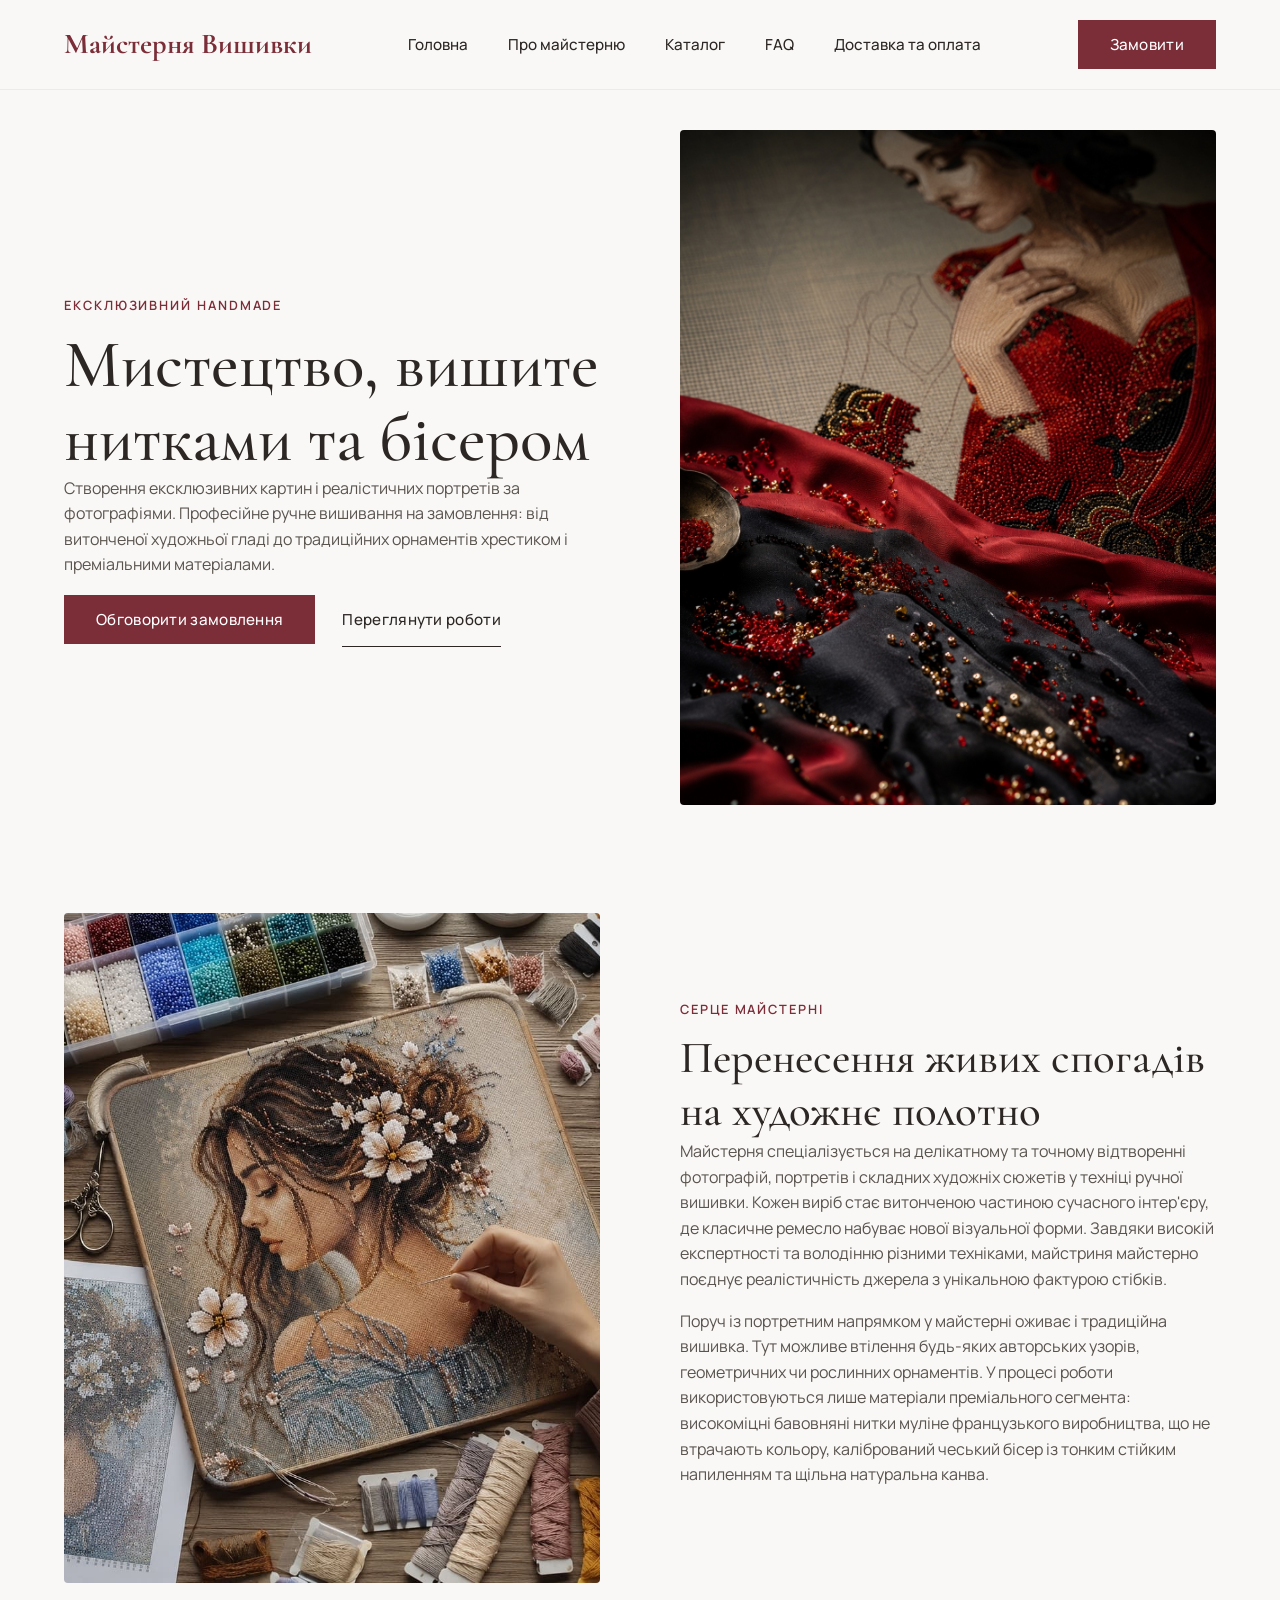
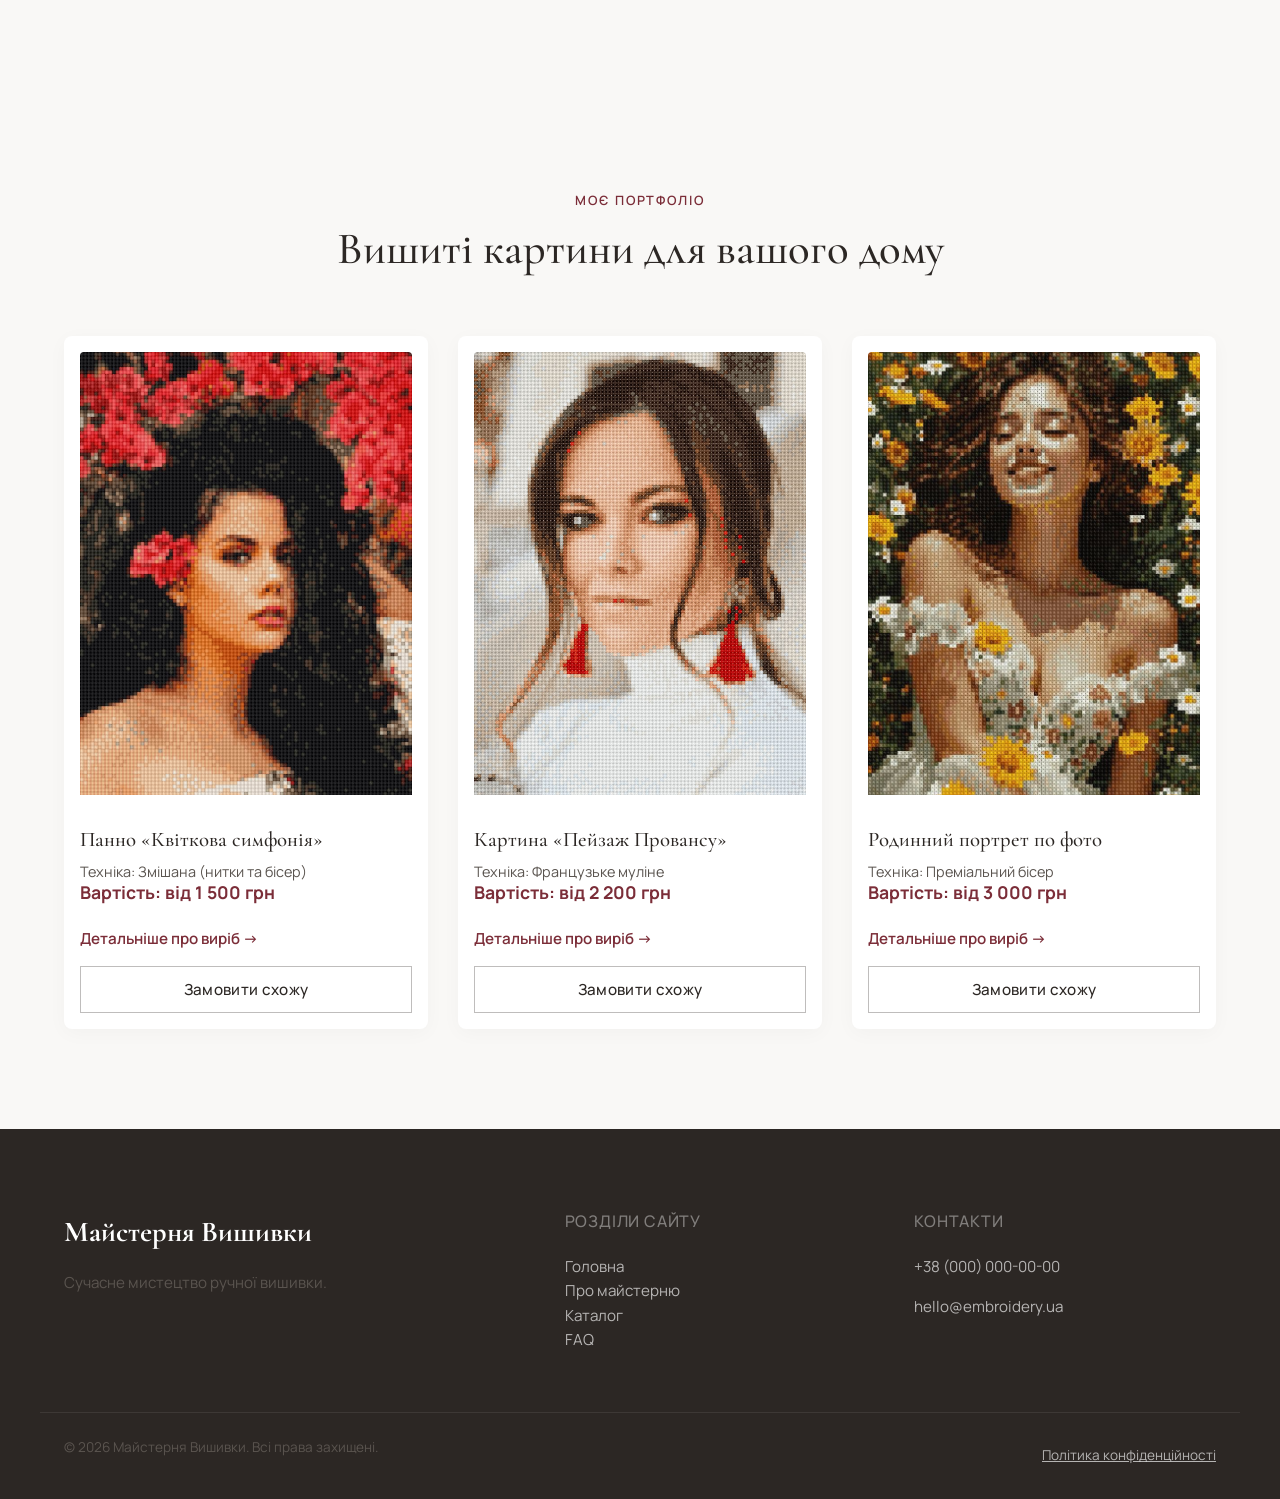
<file: index.html>
<!DOCTYPE html>
<html lang="uk">
<head>
  <meta charset="UTF-8">
  <meta name="viewport" content="width=device-width, initial-scale=1.0">
  <title>Про майстерню | Майстерня Вишивки</title>
  
  <link rel="preconnect" href="https://fonts.googleapis.com">
  <link rel="preconnect" href="https://fonts.gstatic.com" crossorigin>
  <link href="https://fonts.googleapis.com/css2?family=Cormorant+Garamond:wght@400;500;600;700&family=Manrope:wght@300;400;500;600&display=swap" rel="stylesheet">
  <link rel="stylesheet" href="style.css">
</head>
<body>

 <header class="site-header">
  <div class="container header-inner">
    <a href="index.html" class="logo">Майстерня Вишивки</a>
    
    <nav class="main-nav" id="main-nav">
      <ul class="nav-list">
        <li><a href="index.html" class="nav-link active">Головна</a></li>
        <li><a href="about.html" class="nav-link">Про майстерню</a></li>
        <li><a href="catalog.html" class="nav-link">Каталог</a></li>
        <li><a href="faq.html" class="nav-link">FAQ</a></li>
        <li><a href="delivery.html" class="nav-link">Доставка та оплата</a></li>
      </ul>
    </nav>

    <button class="btn btn-primary header-btn js-open-modal" data-product="Загальна консультація">Замовити</button>
    <button class="burger-menu" id="burger-menu" aria-label="Відкрити меню">
      <span></span><span></span><span></span>
    </button>
  </div>
</header>

  <main>
    <section class="hero" id="hero">
      <div class="container hero-container">
        <div class="hero-content fade-up">
          <span class="subtitle">Ексклюзивний handmade</span>
          <h1>Мистецтво, вишите нитками та бісером</h1>
          <p>Створення ексклюзивних картин і реалістичних портретів за фотографіями. Професійне ручне вишивання на замовлення: від витонченої художньої гладі до традиційних орнаментів хрестиком і преміальними матеріалами.</p>
 <div class="hero-actions">
            <button class="btn btn-primary js-open-modal" data-product="Обговорення замовлення">Обговорити замовлення</button>
            <a href="catalog.html" class="btn btn-secondary">Переглянути роботи</a>
          </div>
        </div>
        <div class="hero-image fade-up delay-1">
          <img src="images/main_1200x1500.jpg" alt="Ексклюзивна вишивка ручної роботи">
        </div>
      </div>
    </section>

    <section class="about-page section-padding" id="about">
      <div class="container about-container">
       <div class="about-text fade-up">
          <span class="subtitle">Серце майстерні</span>
          <h2>Перенесення живих спогадів на художнє полотно</h2>
          <p>Майстерня спеціалізується на делікатному та точному відтворенні фотографій, портретів і складних художніх сюжетів у техніці ручної вишивки. Кожен виріб стає витонченою частиною сучасного інтер'єру, де класичне ремесло набуває нової візуальної форми. Завдяки високій експертності та володінню різними техніками, майстриня майстерно поєднує реалістичність джерела з унікальною фактурою стібків.</p>
          <p>Поруч із портретним напрямком у майстерні оживає і традиційна вишивка. Тут можливе втілення будь-яких авторських узорів, геометричних чи рослинних орнаментів. У процесі роботи використовуються лише матеріали преміального сегмента: високоміцні бавовняні нитки муліне французького виробництва, що не втрачають кольору, калібрований чеський бісер із тонким стійким напиленням та щільна натуральна канва.</p>
        </div>
        <div class="about-image fade-up delay-1">
         <img src="images/main_0121.jpg" alt="Процес створення вишивки та матеріали">
        </div>
      </div>
    </section>

    <section class="featured section-padding">
      <div class="container">
<div class="section-header center fade-up">
          <span class="subtitle">Моє портфоліо</span>
          <h2>Вишиті картини для вашого дому</h2>
        </div>
        
<div class="catalog-grid">
          
          <article class="product-card fade-up">
            <div class="card-image">
              <a href="product.html">
                <img src="images/work-1.jpg" alt="Панно Квіткова симфонія">
              </a>
            </div>
            <div class="card-content">
              <a href="product.html">
                <h3 class="card-title">Панно «Квіткова симфонія»</h3>
              </a>
              <p class="card-technique">Техніка: Змішана (нитки та бісер)</p>
              <p class="card-price">Вартість: від 1 500 грн</p>
              <a href="product.html" class="details-link">Детальніше про виріб &rarr;</a>
              <button class="btn btn-outline js-open-modal" data-product="Панно «Квіткова симфонія»">Замовити схожу</button>
            </div>
          </article>

          <article class="product-card fade-up delay-1">
            <div class="card-image">
              <a href="product.html">
                <img src="images/work-2.jpg" alt="Картина Пейзаж Провансу">
              </a>
            </div>
            <div class="card-content">
              <a href="product.html">
                <h3 class="card-title">Картина «Пейзаж Провансу»</h3>
              </a>
              <p class="card-technique">Техніка: Французьке муліне</p>
              <p class="card-price">Вартість: від 2 200 грн</p>
              <a href="product.html" class="details-link">Детальніше про виріб &rarr;</a>
              <button class="btn btn-outline js-open-modal" data-product="Картина «Пейзаж Провансу»">Замовити схожу</button>
            </div>
          </article>

          <article class="product-card fade-up delay-2">
            <div class="card-image">
              <a href="product.html">
                <img src="images/work-3.jpg" alt="Родинний портрет">
              </a>
            </div>
            <div class="card-content">
              <a href="product.html">
                <h3 class="card-title">Родинний портрет по фото</h3>
              </a>
              <p class="card-technique">Техніка: Преміальний бісер</p>
              <p class="card-price">Вартість: від 3 000 грн</p>
              <a href="product.html" class="details-link">Детальніше про виріб &rarr;</a>
              <button class="btn btn-outline js-open-modal" data-product="Родинний портрет">Замовити схожу</button>
            </div>
          </article>

        </div>
      </div>
         
    </section>
  </main>

    <footer class="site-footer">
    <div class="container footer-container">
      <div class="footer-brand">
        <span class="logo">Майстерня Вишивки</span>
        <p>Сучасне мистецтво ручної вишивки.</p>
      </div>
      <div class="footer-links">
        <h4>Розділи сайту</h4>
        <ul>
          <li><a href="index.html">Головна</a></li>
          <li><a href="about.html">Про майстерню</a></li>
          <li><a href="catalog.html">Каталог</a></li>
          <li><a href="faq.html">FAQ</a></li>
        </ul>
      </div>
      <div class="footer-contacts">
        <h4>Контакти</h4>
        <p><a href="tel:+380000000000">+38 (000) 000-00-00</a></p>
        <p><a href="mailto:hello@embroidery.ua">hello@embroidery.ua</a></p>
      </div>
    </div>
   <div class="footer-bottom container" style="display: flex; justify-content: space-between; align-items: center; flex-wrap: wrap;">
      <p>&copy; 2026 Майстерня Вишивки. Всі права захищені.</p>
      <a href="privacy.html" style="font-size: 0.85rem; text-decoration: underline;">Політика конфіденційності</a>
    </div>
  </footer>
  <div class="modal-overlay" id="order-modal" aria-hidden="true">
    <div class="modal-content">
      <button class="close-modal js-close-modal" aria-label="Закрити">&times;</button>
      <h2 class="modal-title">Обговорити замовлення</h2>
      <form class="order-form" id="order-form">
        <div class="form-group">
          <label for="user-name">Ім'я</label>
          <input type="text" id="user-name" name="name" required>
        </div>
        <div class="form-group">
          <label for="user-contact">Телефон або Месенджер</label>
          <input type="text" id="user-contact" name="contact" required>
        </div>
        <div class="form-group">
          <label for="work-format">Матеріал виконання</label>
          <select id="work-format" name="format">
            <option value="thread">Преміальні нитки муліне</option>
            <option value="beads">Калібрований чеський бісер</option>
            <option value="mixed">Змішана художня техніка</option>
          </select>
        </div>
        <div class="form-group">
          <label for="user-comment">Опис ідеї</label>
          <textarea id="user-comment" name="comment" rows="4"></textarea>
        </div>
        <button type="submit" class="btn btn-primary submit-btn">Відправити заявку</button>
        <p class="form-microcopy">Фото або референс можна буде надіслати у месенджер після оформлення заявки.</p>
        <div class="form-message" id="form-message"></div>
      </form>
    </div>
  </div>

  <script src="script.js"></script>
</body>
</html>
</file>
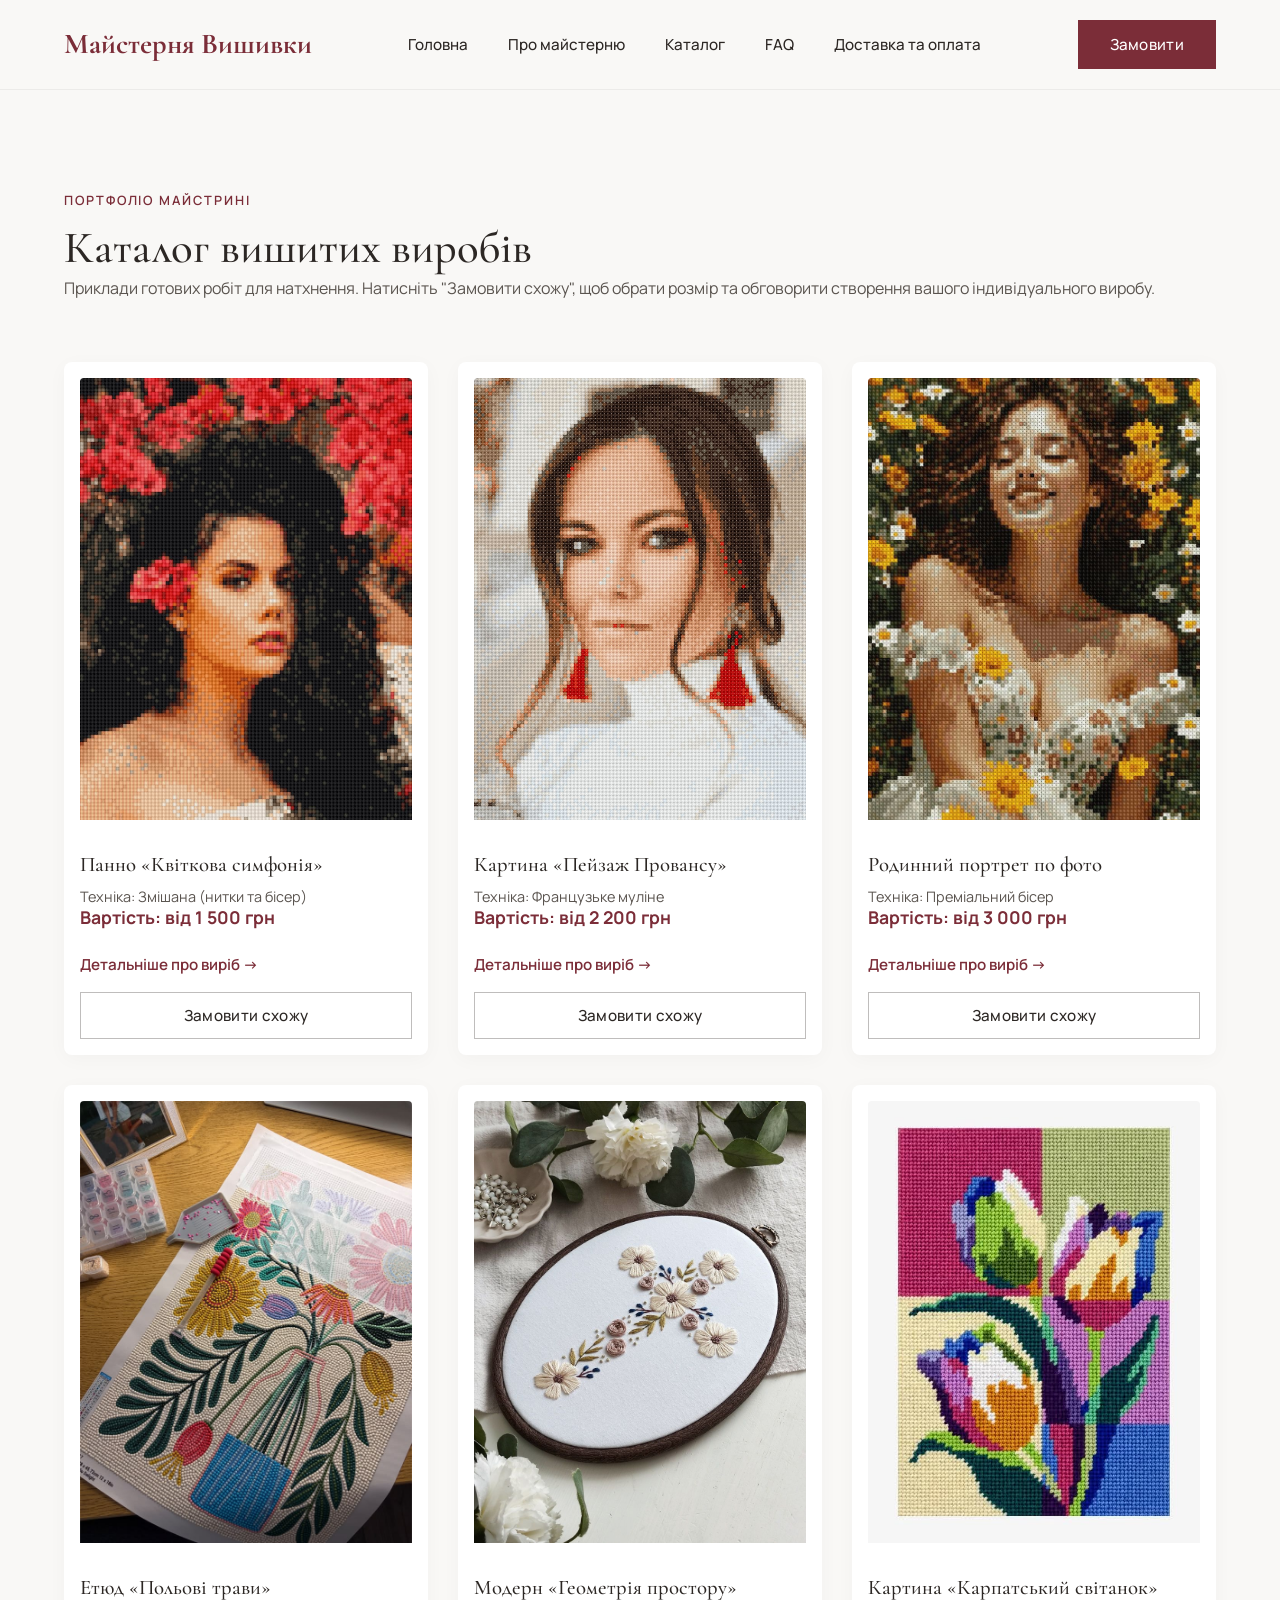
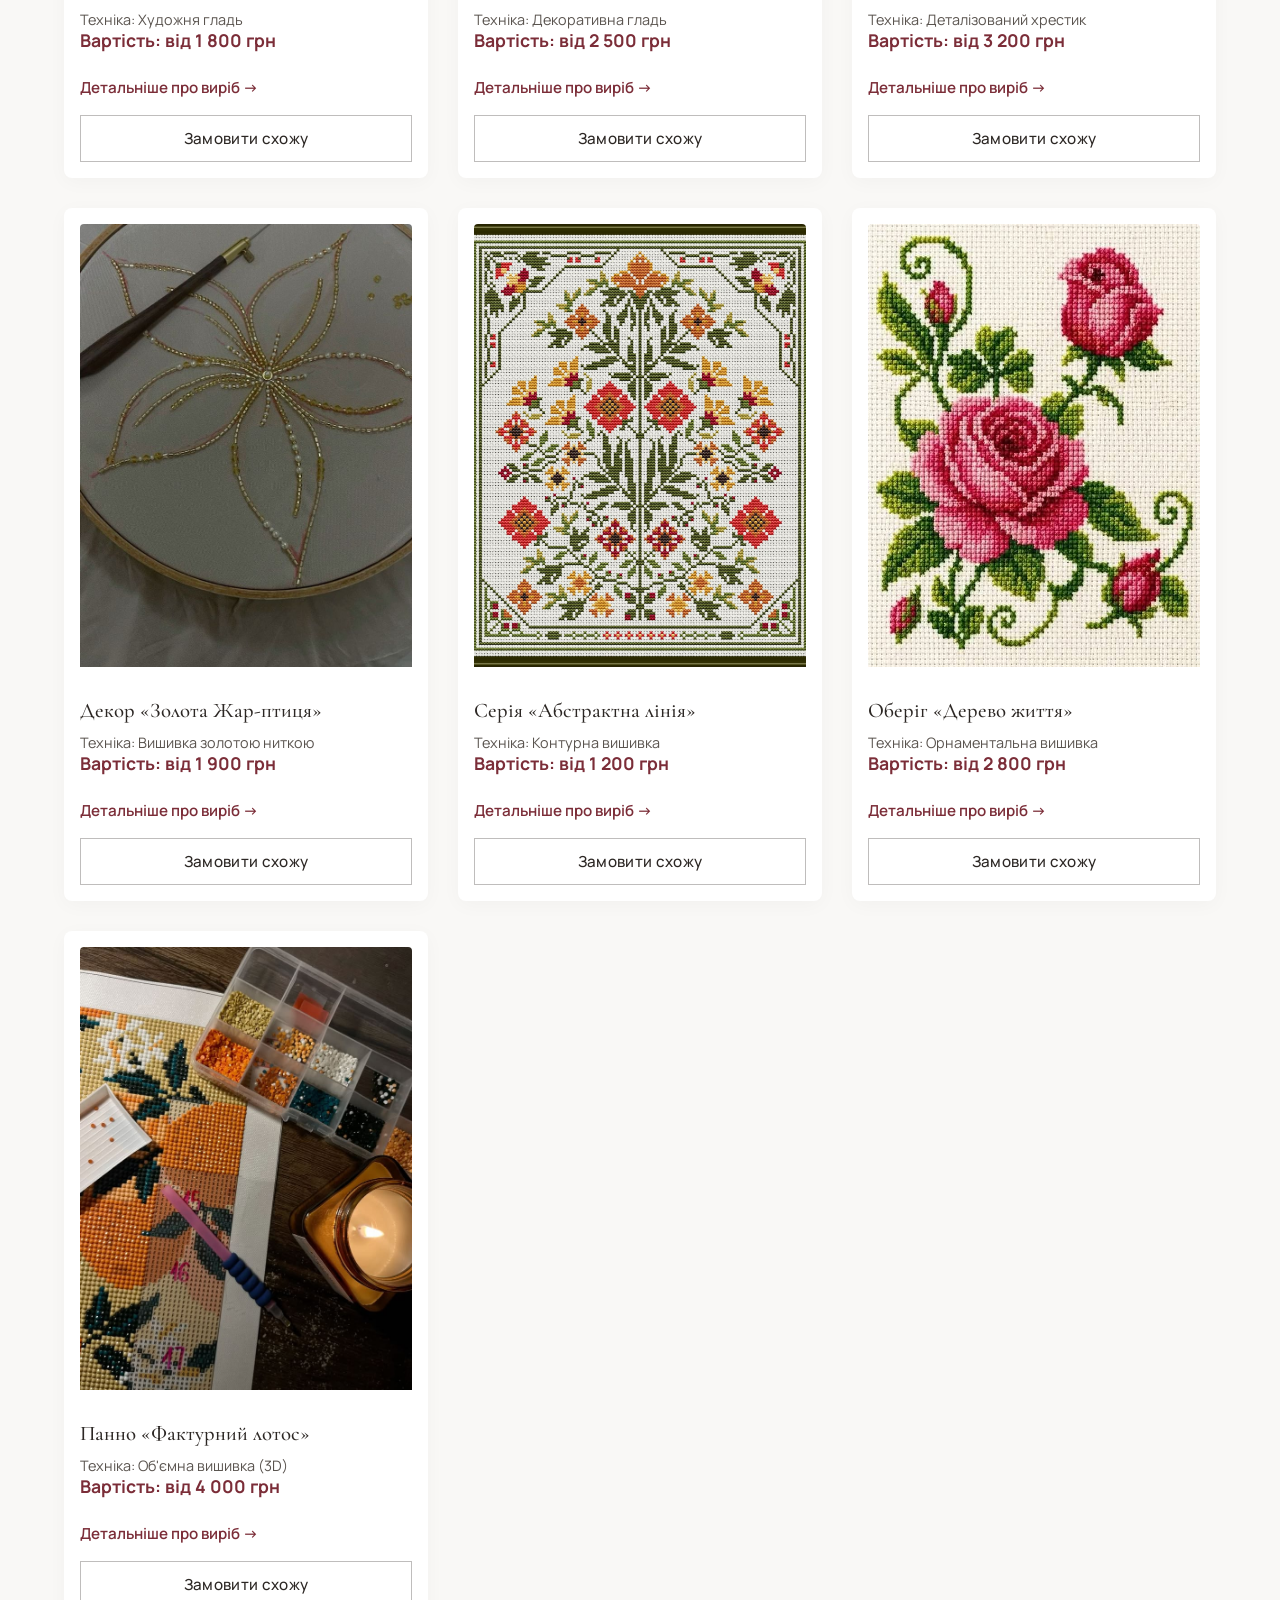
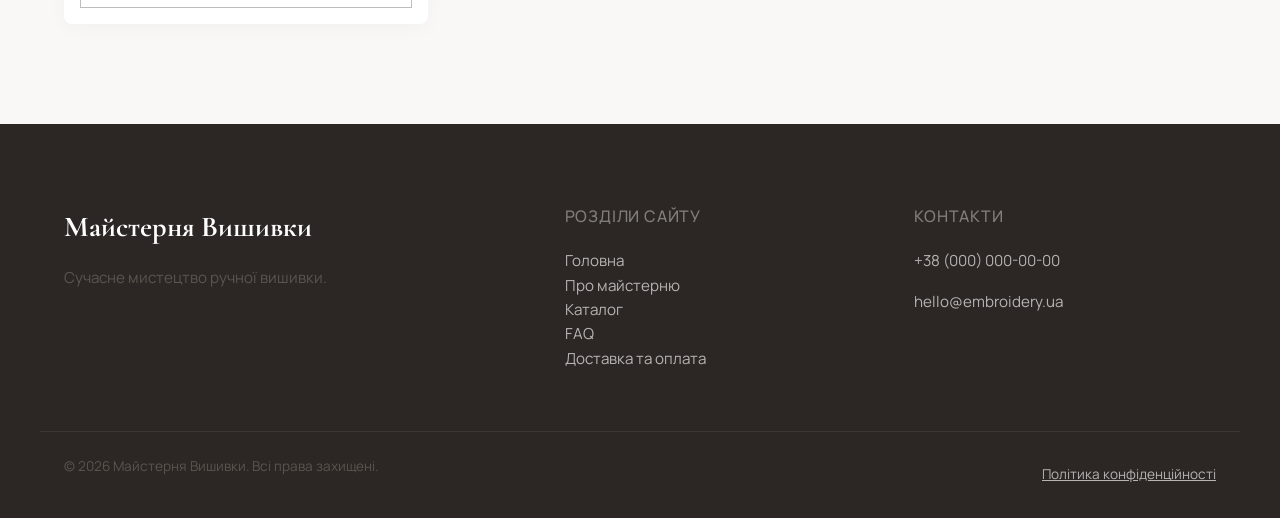
<file: catalog.html>
<!DOCTYPE html>
<html lang="uk">
<head>
  <meta charset="UTF-8">
  <meta name="viewport" content="width=device-width, initial-scale=1.0">
  <meta name="googlebot-image" content="noindex">
  <title>Каталог робіт | Майстерня Вишивки</title>
  
  <link rel="preconnect" href="https://fonts.googleapis.com">
  <link rel="preconnect" href="https://fonts.gstatic.com" crossorigin>
  <link href="https://fonts.googleapis.com/css2?family=Cormorant+Garamond:wght@400;500;600;700&family=Manrope:wght@300;400;500;600&display=swap" rel="stylesheet">
  <link rel="stylesheet" href="style.css">
</head>
<body>

  <header class="site-header">
    <div class="container header-inner">
      <a href="index.html" class="logo">Майстерня Вишивки</a>
      
      <nav class="main-nav" id="main-nav">
        <ul class="nav-list">
          <li><a href="index.html" class="nav-link">Головна</a></li>
          <li><a href="about.html" class="nav-link">Про майстерню</a></li>
          <li><a href="catalog.html" class="nav-link active">Каталог</a></li>
          <li><a href="faq.html" class="nav-link">FAQ</a></li>
          <li><a href="delivery.html" class="nav-link">Доставка та оплата</a></li>
        </ul>
      </nav>

      <button class="btn btn-primary header-btn js-open-modal" data-product="Консультація з каталогу">Замовити</button>
      <button class="burger-menu" id="burger-menu" aria-label="Відкрити меню">
        <span></span><span></span><span></span>
      </button>
    </div>
  </header>

  <main>
    <section class="catalog section-padding">
      <div class="container">
        <div class="section-header fade-up">
          <span class="subtitle">Портфоліо майстрині</span>
          <h2>Каталог вишитих виробів</h2>
          <p>Приклади готових робіт для натхнення. Натисніть "Замовити схожу", щоб обрати розмір та обговорити створення вашого індивідуального виробу.</p>
        </div>
        
<div class="catalog-grid">
          
          <!-- Картка 1 -->
          <article class="product-card fade-up">
            <div class="card-image">
              <a href="product.html">
                <img src="images/work-1.jpg" alt="Панно Квіткова симфонія">
              </a>
            </div>
            <div class="card-content">
              <a href="product.html">
                <h3 class="card-title">Панно «Квіткова симфонія»</h3>
              </a>
              <p class="card-technique">Техніка: Змішана (нитки та бісер)</p>
              <p class="card-price">Вартість: від 1 500 грн</p>
              <a href="product.html" class="details-link">Детальніше про виріб &rarr;</a>
              <button class="btn btn-outline js-open-modal" data-product="Панно «Квіткова симфонія»">Замовити схожу</button>
            </div>
          </article>

          <!-- Картка 2 -->
          <article class="product-card fade-up delay-1">
            <div class="card-image">
              <a href="product.html">
                <img src="images/work-2.jpg" alt="Картина Пейзаж Провансу">
              </a>
            </div>
            <div class="card-content">
              <a href="product.html">
                <h3 class="card-title">Картина «Пейзаж Провансу»</h3>
              </a>
              <p class="card-technique">Техніка: Французьке муліне</p>
              <p class="card-price">Вартість: від 2 200 грн</p>
              <a href="product.html" class="details-link">Детальніше про виріб &rarr;</a>
              <button class="btn btn-outline js-open-modal" data-product="Картина «Пейзаж Провансу»">Замовити схожу</button>
            </div>
          </article>

          <!-- Картка 3 -->
          <article class="product-card fade-up delay-2">
            <div class="card-image">
              <a href="product.html">
                <img src="images/work-3.jpg" alt="Родинний портрет">
              </a>
            </div>
            <div class="card-content">
              <a href="product.html">
                <h3 class="card-title">Родинний портрет по фото</h3>
              </a>
              <p class="card-technique">Техніка: Преміальний бісер</p>
              <p class="card-price">Вартість: від 3 000 грн</p>
              <a href="product.html" class="details-link">Детальніше про виріб &rarr;</a>
              <button class="btn btn-outline js-open-modal" data-product="Родинний портрет">Замовити схожу</button>
            </div>
          </article>

          <!-- Картка 4 -->
          <article class="product-card fade-up">
            <div class="card-image">
              <a href="product.html">
                <img src="images/work-4.jpg" alt="Етюд Польові трави">
              </a>
            </div>
            <div class="card-content">
              <a href="product.html">
                <h3 class="card-title">Етюд «Польові трави»</h3>
              </a>
              <p class="card-technique">Техніка: Художня гладь</p>
              <p class="card-price">Вартість: від 1 800 грн</p>
              <a href="product.html" class="details-link">Детальніше про виріб &rarr;</a>
              <button class="btn btn-outline js-open-modal" data-product="Етюд «Польові трави»">Замовити схожу</button>
            </div>
          </article>

          <!-- Картка 5 -->
          <article class="product-card fade-up delay-1">
            <div class="card-image">
              <a href="product.html">
                <img src="images/work-5.jpg" alt="Модерн Геометрія простору">
              </a>
            </div>
            <div class="card-content">
              <a href="product.html">
                <h3 class="card-title">Модерн «Геометрія простору»</h3>
              </a>
              <p class="card-technique">Техніка: Декоративна гладь</p>
              <p class="card-price">Вартість: від 2 500 грн</p>
              <a href="product.html" class="details-link">Детальніше про виріб &rarr;</a>
              <button class="btn btn-outline js-open-modal" data-product="Модерн «Геометрія простору»">Замовити схожу</button>
            </div>
          </article>

          <!-- Картка 6 -->
          <article class="product-card fade-up delay-2">
            <div class="card-image">
              <a href="product.html">
                <img src="images/work-6.jpg" alt="Картина Карпатський світанок">
              </a>
            </div>
            <div class="card-content">
              <a href="product.html">
                <h3 class="card-title">Картина «Карпатський світанок»</h3>
              </a>
              <p class="card-technique">Техніка: Деталізований хрестик</p>
              <p class="card-price">Вартість: від 3 200 грн</p>
              <a href="product.html" class="details-link">Детальніше про виріб &rarr;</a>
              <button class="btn btn-outline js-open-modal" data-product="Картина «Карпатський світанок»">Замовити схожу</button>
            </div>
          </article>

          <!-- Картка 7 -->
          <article class="product-card fade-up">
            <div class="card-image">
              <a href="product.html">
                <img src="images/work-7.jpg" alt="Декор Золота Жар-птиця">
              </a>
            </div>
            <div class="card-content">
              <a href="product.html">
                <h3 class="card-title">Декор «Золота Жар-птиця»</h3>
              </a>
              <p class="card-technique">Техніка: Вишивка золотою ниткою</p>
              <p class="card-price">Вартість: від 1 900 грн</p>
              <a href="product.html" class="details-link">Детальніше про виріб &rarr;</a>
              <button class="btn btn-outline js-open-modal" data-product="Декор «Золота Жар-птиця»">Замовити схожу</button>
            </div>
          </article>

          <!-- Картка 8 -->
          <article class="product-card fade-up delay-1">
            <div class="card-image">
              <a href="product.html">
                <img src="images/work-8.jpg" alt="Серія Абстрактна лінія">
              </a>
            </div>
            <div class="card-content">
              <a href="product.html">
                <h3 class="card-title">Серія «Абстрактна лінія»</h3>
              </a>
              <p class="card-technique">Техніка: Контурна вишивка</p>
              <p class="card-price">Вартість: від 1 200 грн</p>
              <a href="product.html" class="details-link">Детальніше про виріб &rarr;</a>
              <button class="btn btn-outline js-open-modal" data-product="Серія «Абстрактна лінія»">Замовити схожу</button>
            </div>
          </article>

          <!-- Картка 9 -->
          <article class="product-card fade-up delay-2">
            <div class="card-image">
              <a href="product.html">
                <img src="images/work-9.jpg" alt="Оберіг Дерево життя">
              </a>
            </div>
            <div class="card-content">
              <a href="product.html">
                <h3 class="card-title">Оберіг «Дерево життя»</h3>
              </a>
              <p class="card-technique">Техніка: Орнаментальна вишивка</p>
              <p class="card-price">Вартість: від 2 800 грн</p>
              <a href="product.html" class="details-link">Детальніше про виріб &rarr;</a>
              <button class="btn btn-outline js-open-modal" data-product="Оберіг «Дерево життя»">Замовити схожу</button>
            </div>
          </article>

          <!-- Картка 10 -->
          <article class="product-card fade-up">
            <div class="card-image">
              <a href="product.html">
                <img src="images/work-10.jpg" alt="Панно Фактурний лотос">
              </a>
            </div>
            <div class="card-content">
              <a href="product.html">
                <h3 class="card-title">Панно «Фактурний лотос»</h3>
              </a>
              <p class="card-technique">Техніка: Об'ємна вишивка (3D)</p>
              <p class="card-price">Вартість: від 4 000 грн</p>
              <a href="product.html" class="details-link">Детальніше про виріб &rarr;</a>
              <button class="btn btn-outline js-open-modal" data-product="Панно «Фактурний лотос»">Замовити схожу</button>
            </div>
          </article>

        </div>
      </div>
    </section>
  </main>

  <footer class="site-footer">
    <div class="container footer-container">
      <div class="footer-brand">
        <span class="logo">Майстерня Вишивки</span>
        <p>Сучасне мистецтво ручної вишивки.</p>
      </div>
      <div class="footer-links">
        <h4>Розділи сайту</h4>
        <ul>
          <li><a href="index.html">Головна</a></li>
          <li><a href="about.html">Про майстерню</a></li>
          <li><a href="catalog.html">Каталог</a></li>
          <li><a href="faq.html">FAQ</a></li>
          <li><a href="delivery.html">Доставка та оплата</a></li>
        </ul>
      </div>
      <div class="footer-contacts">
        <h4>Контакти</h4>
        <p><a href="tel:+380000000000">+38 (000) 000-00-00</a></p>
        <p><a href="mailto:hello@embroidery.ua">hello@embroidery.ua</a></p>
      </div>
    </div>
    <div class="footer-bottom container" style="display: flex; justify-content: space-between; align-items: center; flex-wrap: wrap;">
      <p>&copy; 2026 Майстерня Вишивки. Всі права захищені.</p>
      <a href="privacy.html" style="font-size: 0.85rem; text-decoration: underline;">Політика конфіденційності</a>
    </div>
  </footer>

  <div class="modal-overlay" id="order-modal" aria-hidden="true">
    <div class="modal-content">
      <button class="close-modal js-close-modal" aria-label="Закрити">&times;</button>
      <h2 class="modal-title">Замовити виріб</h2>
      <form class="order-form" id="order-form">
        <div class="form-group">
          <label for="user-name">Ім'я</label>
          <input type="text" id="user-name" name="name" required>
        </div>
        
        <div class="form-group">
          <label for="user-contact">Телефон або Месенджер</label>
          <input type="text" id="user-contact" name="contact" required>
        </div>
        
        <div class="form-group">
          <label for="work-format">Матеріал виконання</label>
          <select id="work-format" name="format">
            <option value="thread">Преміальні нитки муліне</option>
            <option value="beads">Калібрований чеський бісер</option>
            <option value="mixed">Змішана техніка</option>
          </select>
        </div>

        <div class="form-group">
          <label for="work-size">Бажаний розмір полотна</label>
          <select id="work-size" name="size">
            <option value="13x18">13 × 18 см (від 1 200 грн)</option>
            <option value="15x21">15 × 21 см (від 1 800 грн)</option>
            <option value="20x30">20 × 30 см (від 2 500 грн)</option>
            <option value="30x40">30 × 40 см (від 3 800 грн)</option>
            <option value="custom">Інший розмір (індивідуальний прорахунок)</option>
          </select>
        </div>
        
        <div class="form-group">
          <label for="user-comment">Опис ідеї / Назва роботи</label>
          <textarea id="user-comment" name="comment" rows="3"></textarea>
        </div>
        
        <button type="submit" class="btn btn-primary submit-btn">Відправити заявку</button>
        <div class="form-message" id="form-message"></div>
      </form>
    </div>
  </div>

  <script src="script.js"></script>
</body>
</html>
</file>
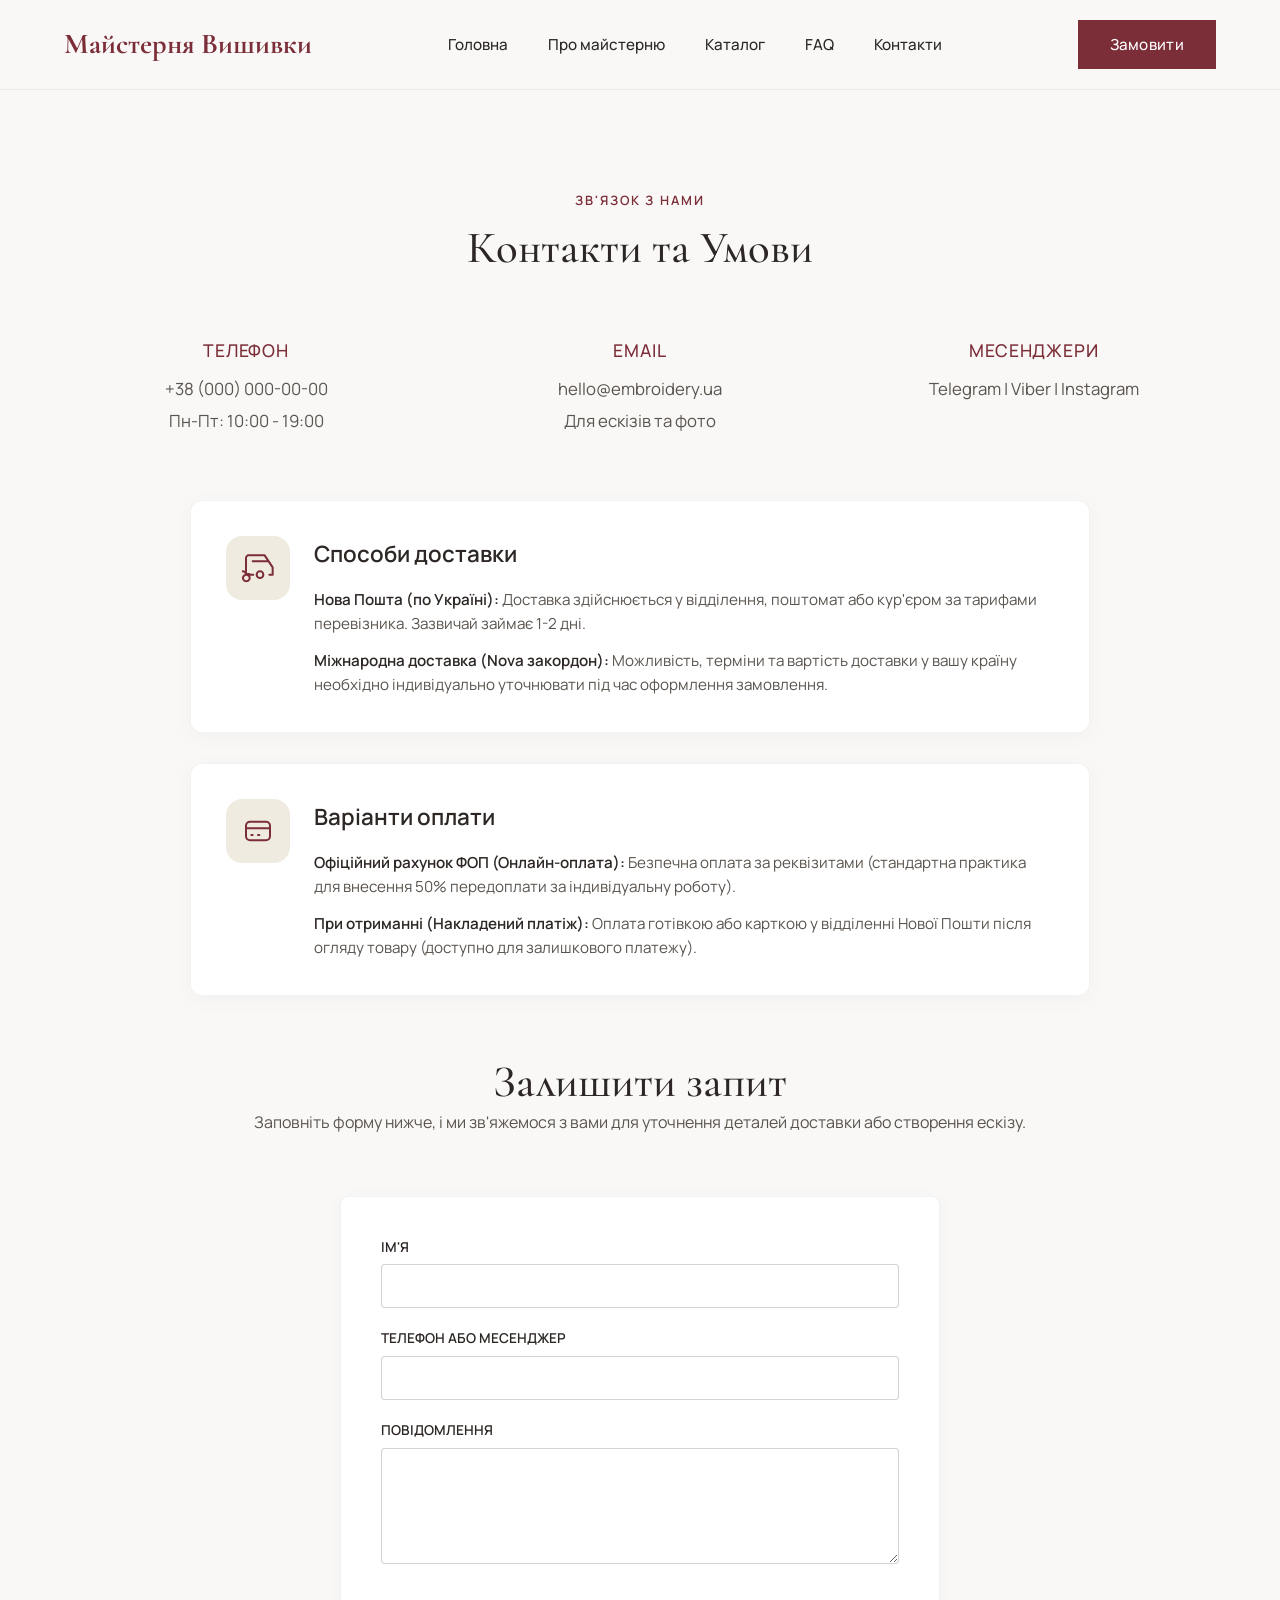
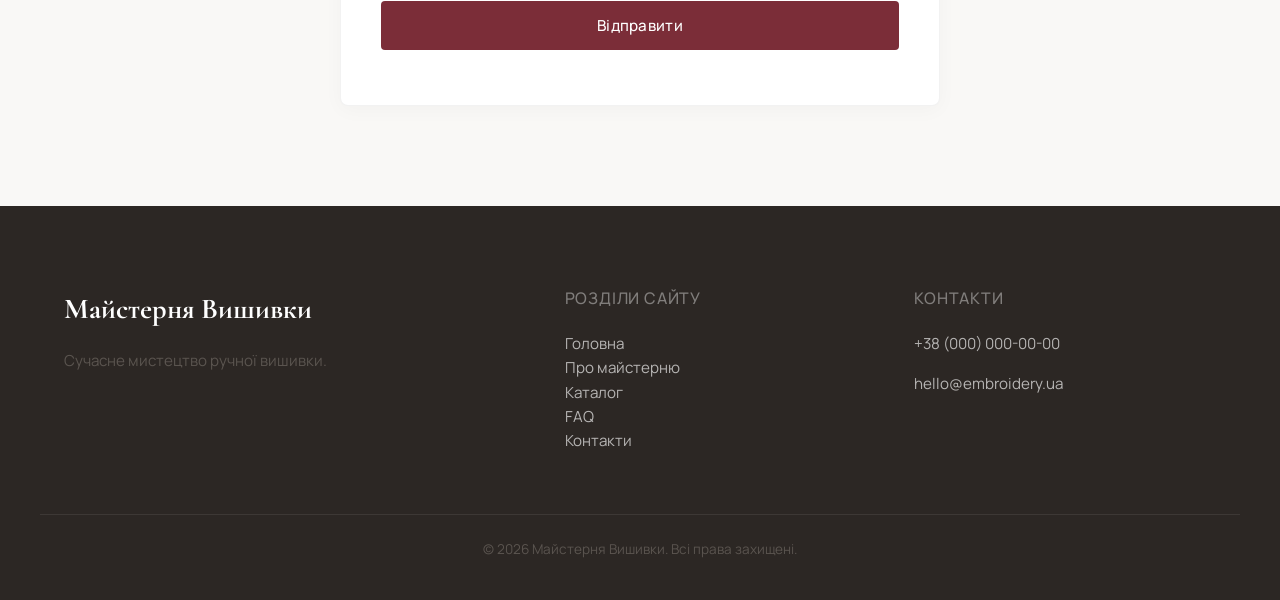
<file: contacts.html>
<!DOCTYPE html>
<html lang="uk">
<head>
  <meta charset="UTF-8">
  <meta name="viewport" content="width=device-width, initial-scale=1.0">
  <title>Контакти, Доставка та Оплата | Майстерня Вишивки</title>
  
  <link rel="preconnect" href="https://fonts.googleapis.com">
  <link rel="preconnect" href="https://fonts.gstatic.com" crossorigin>
  <link href="https://fonts.googleapis.com/css2?family=Cormorant+Garamond:wght@400;500;600;700&family=Manrope:wght@300;400;500;600&display=swap" rel="stylesheet">
  <link rel="stylesheet" href="style.css">
</head>
<body>

  <header class="site-header">
    <div class="container header-inner">
      <a href="index.html" class="logo">Майстерня Вишивки</a>
      
      <nav class="main-nav" id="main-nav">
        <ul class="nav-list">
          <li><a href="index.html" class="nav-link">Головна</a></li>
          <li><a href="about.html" class="nav-link">Про майстерню</a></li>
          <li><a href="catalog.html" class="nav-link">Каталог</a></li>
          <li><a href="faq.html" class="nav-link">FAQ</a></li>
          <li><a href="contacts.html" class="nav-link active">Контакти</a></li>
        </ul>
      </nav>

      <button class="btn btn-primary header-btn js-open-modal" data-product="Загальна консультація">Замовити</button>
      <button class="burger-menu" id="burger-menu" aria-label="Відкрити меню">
        <span></span><span></span><span></span>
      </button>
    </div>
  </header>

  <main>
    <section class="contacts-page section-padding">
      <div class="container">
        
        <div class="section-header center fade-up">
          <span class="subtitle">Зв'язок з нами</span>
          <h2>Контакти та Умови</h2>
        </div>

        <!-- Прямі контакти -->
        <div class="contacts-grid fade-up delay-1">
          <div class="contact-item">
            <h3>Телефон</h3>
            <p><a href="tel:+380000000000">+38 (000) 000-00-00</a></p>
            <p>Пн-Пт: 10:00 - 19:00</p>
          </div>
          <div class="contact-item">
            <h3>Email</h3>
            <p><a href="mailto:hello@embroidery.ua">hello@embroidery.ua</a></p>
            <p>Для ескізів та фото</p>
          </div>
          <div class="contact-item">
            <h3>Месенджери</h3>
            <p><a href="#">Telegram</a> | <a href="#">Viber</a> | <a href="#">Instagram</a></p>
          </div>
        </div>

        <!-- Блоки Доставки та Оплати (за референсом) -->
        <div class="info-cards-wrapper fade-up delay-2">
          
          <!-- Картка Доставки -->
          <div class="info-card">
            <div class="info-icon">
              <!-- Іконка вантажівки -->
              <svg fill="none" stroke="currentColor" viewBox="0 0 24 24" xmlns="http://www.w3.org/2000/svg">
                <path stroke-linecap="round" stroke-linejoin="round" stroke-width="1.5" d="M8 7h12m0 0l3 4.5V17h-2.5M20 7l-3-4.5H5a2 2 0 00-2 2v12h2.5M16 17a2.5 2.5 0 11-5 0m5 0a2.5 2.5 0 10-5 0m-5 0h2.5m-5 0A2.5 2.5 0 113 17a2.5 2.5 0 10-5 0"></path>
              </svg>
            </div>
            <div class="info-content">
              <h3>Способи доставки</h3>
              <p><strong>Нова Пошта (по Україні):</strong> Доставка здійснюється у відділення, поштомат або кур'єром за тарифами перевізника. Зазвичай займає 1-2 дні.</p>
              <p><strong>Міжнародна доставка (Nova закордон):</strong> Можливість, терміни та вартість доставки у вашу країну необхідно індивідуально уточнювати під час оформлення замовлення.</p>
            </div>
          </div>

          <!-- Картка Оплати -->
          <div class="info-card">
            <div class="info-icon">
              <!-- Іконка картки -->
              <svg fill="none" stroke="currentColor" viewBox="0 0 24 24" xmlns="http://www.w3.org/2000/svg">
                <path stroke-linecap="round" stroke-linejoin="round" stroke-width="1.5" d="M3 10h18M7 15h1m4 0h1m-7 4h12a3 3 0 003-3V8a3 3 0 00-3-3H6a3 3 0 00-3 3v8a3 3 0 003 3z"></path>
              </svg>
            </div>
            <div class="info-content">
              <h3>Варіанти оплати</h3>
              <p><strong>Офіційний рахунок ФОП (Онлайн-оплата):</strong> Безпечна оплата за реквізитами (стандартна практика для внесення 50% передоплати за індивідуальну роботу).</p>
              <p><strong>При отриманні (Накладений платіж):</strong> Оплата готівкою або карткою у відділенні Нової Пошти після огляду товару (доступно для залишкового платежу).</p>
            </div>
          </div>

        </div>

        <!-- Форма зворотного зв'язку -->
        <div class="page-form-section fade-up">
          <div class="section-header center">
            <h2>Залишити запит</h2>
            <p>Заповніть форму нижче, і ми зв'яжемося з вами для уточнення деталей доставки або створення ескізу.</p>
          </div>
          <form class="order-form inline-form" id="page-contact-form">
            <div class="form-group">
              <label for="page-name">Ім'я</label>
              <input type="text" id="page-name" name="name" required>
            </div>
            <div class="form-group">
              <label for="page-contact">Телефон або Месенджер</label>
              <input type="text" id="page-contact" name="contact" required>
            </div>
            <div class="form-group">
              <label for="page-comment">Повідомлення</label>
              <textarea id="page-comment" name="comment" rows="5"></textarea>
            </div>
            <button type="submit" class="btn btn-primary submit-btn">Відправити</button>
            <div class="form-message" id="page-form-message"></div>
          </form>
        </div>

      </div>
    </section>
  </main>

  <footer class="site-footer">
    <div class="container footer-container">
      <div class="footer-brand">
        <span class="logo">Майстерня Вишивки</span>
        <p>Сучасне мистецтво ручної вишивки.</p>
      </div>
      <div class="footer-links">
        <h4>Розділи сайту</h4>
        <ul>
          <li><a href="index.html">Головна</a></li>
          <li><a href="about.html">Про майстерню</a></li>
          <li><a href="catalog.html">Каталог</a></li>
          <li><a href="faq.html">FAQ</a></li>
          <li><a href="contacts.html">Контакти</a></li>
        </ul>
      </div>
      <div class="footer-contacts">
        <h4>Контакти</h4>
        <p><a href="tel:+380000000000">+38 (000) 000-00-00</a></p>
        <p><a href="mailto:hello@embroidery.ua">hello@embroidery.ua</a></p>
      </div>
    </div>
    <div class="footer-bottom container">
      <p>&copy; 2026 Майстерня Вишивки. Всі права захищені.</p>
    </div>
  </footer>

  <!-- Модальне вікно (стандартне) -->
  <div class="modal-overlay" id="order-modal" aria-hidden="true">
    <div class="modal-content">
      <button class="close-modal js-close-modal" aria-label="Закрити">&times;</button>
      <h2 class="modal-title">Обговорити замовлення</h2>
      <form class="order-form" id="order-form">
        <div class="form-group">
          <label for="user-name">Ім'я</label>
          <input type="text" id="user-name" name="name" required>
        </div>
        <div class="form-group">
          <label for="user-contact">Телефон або Месенджер</label>
          <input type="text" id="user-contact" name="contact" required>
        </div>
        <div class="form-group">
          <label for="work-format">Матеріал виконання</label>
          <select id="work-format" name="format">
            <option value="thread">Преміальні нитки муліне</option>
            <option value="beads">Калібрований чеський бісер</option>
            <option value="mixed">Змішана художня техніка</option>
          </select>
        </div>
        <div class="form-group">
          <label for="user-comment">Опис ідеї</label>
          <textarea id="user-comment" name="comment" rows="4"></textarea>
        </div>
        <button type="submit" class="btn btn-primary submit-btn">Відправити заявку</button>
        <div class="form-message" id="form-message"></div>
      </form>
    </div>
  </div>

  <script src="script.js"></script>
</body>
</html>
</file>
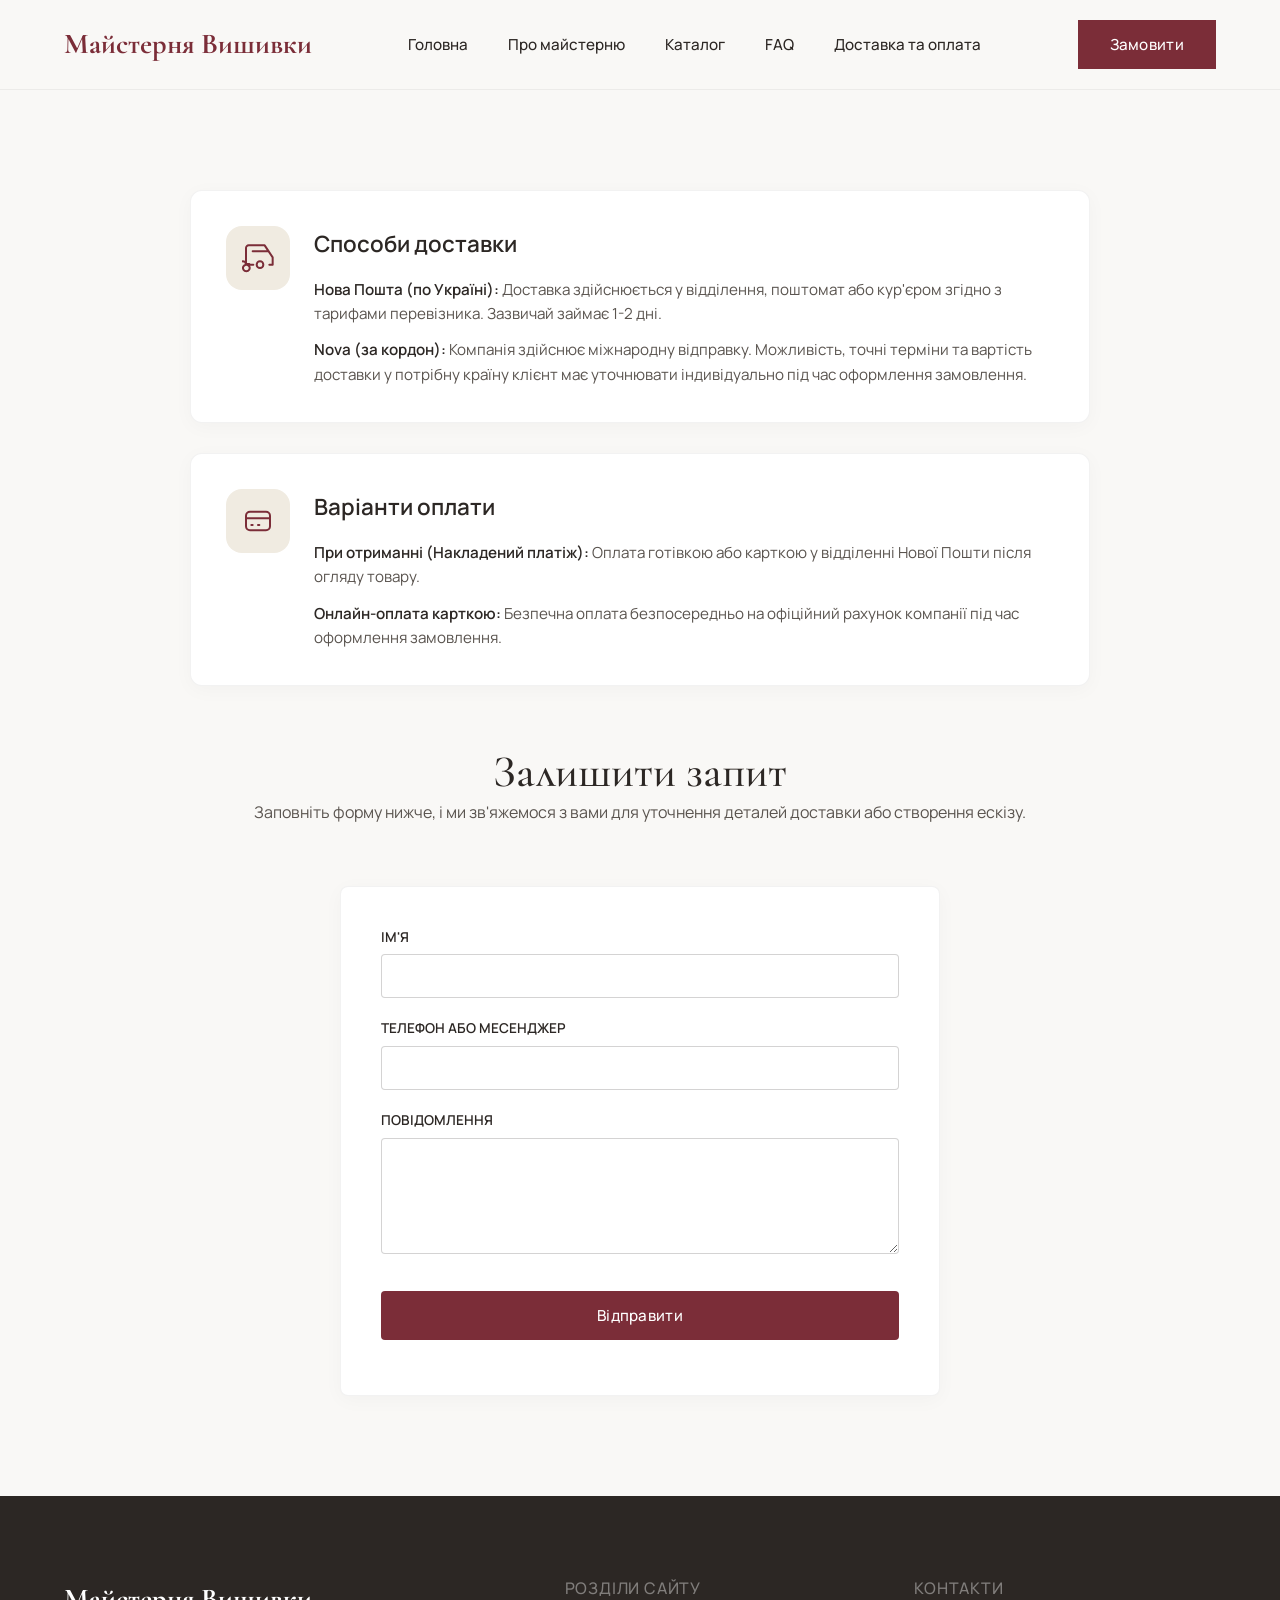
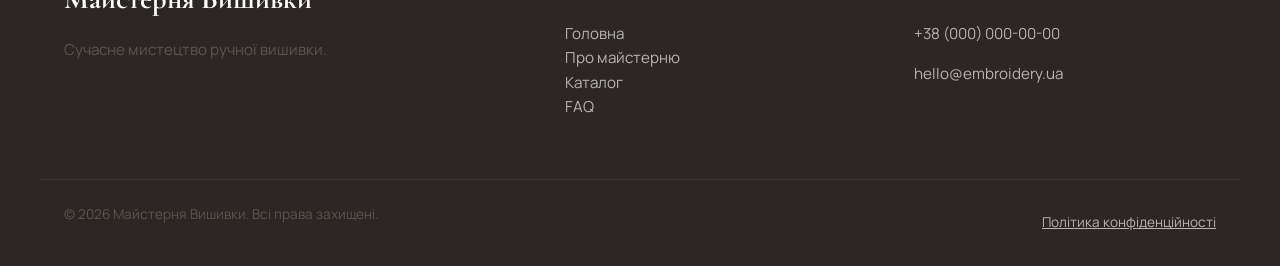
<file: delivery.html>
<!DOCTYPE html>
<html lang="uk">
<head>
  <meta charset="UTF-8">
  <meta name="viewport" content="width=device-width, initial-scale=1.0">
  <title>Доставка та Оплата | Майстерня Вишивки</title>
  
  <link rel="preconnect" href="https://fonts.googleapis.com">
  <link rel="preconnect" href="https://fonts.gstatic.com" crossorigin>
  <link href="https://fonts.googleapis.com/css2?family=Cormorant+Garamond:wght@400;500;600;700&family=Manrope:wght@300;400;500;600&display=swap" rel="stylesheet">
  <link rel="stylesheet" href="style.css">
</head>
<body>

  <header class="site-header">
    <div class="container header-inner">
      <a href="index.html" class="logo">Майстерня Вишивки</a>
      
      <nav class="main-nav" id="main-nav">
        <ul class="nav-list">
          <li><a href="index.html" class="nav-link">Головна</a></li>
          <li><a href="about.html" class="nav-link">Про майстерню</a></li>
          <li><a href="catalog.html" class="nav-link">Каталог</a></li>
          <li><a href="faq.html" class="nav-link">FAQ</a></li>
          <li><a href="delivery.html" class="nav-link active">Доставка та оплата</a></li>
        </ul>
      </nav>

      <button class="btn btn-primary header-btn js-open-modal" data-product="Загальна консультація">Замовити</button>
      <button class="burger-menu" id="burger-menu" aria-label="Відкрити меню">
        <span></span><span></span><span></span>
      </button>
    </div>
  </header>

  <main>
    <section class="contacts-page section-padding">
      <div class="container">

        <!-- Блоки Доставки та Оплати (за референсом) -->
       <div class="info-cards-wrapper fade-up delay-2">
          
          <div class="info-card">
            <div class="info-icon">
              <svg fill="none" stroke="currentColor" viewBox="0 0 24 24" xmlns="http://www.w3.org/2000/svg">
                <path stroke-linecap="round" stroke-linejoin="round" stroke-width="1.5" d="M8 7h12m0 0l3 4.5V17h-2.5M20 7l-3-4.5H5a2 2 0 00-2 2v12h2.5M16 17a2.5 2.5 0 11-5 0m5 0a2.5 2.5 0 10-5 0m-5 0h2.5m-5 0A2.5 2.5 0 113 17a2.5 2.5 0 10-5 0"></path>
              </svg>
            </div>
            <div class="info-content">
              <h3>Способи доставки</h3>
              <p><strong>Нова Пошта (по Україні):</strong> Доставка здійснюється у відділення, поштомат або кур'єром згідно з тарифами перевізника. Зазвичай займає 1-2 дні.</p>
              <p><strong>Nova (за кордон):</strong> Компанія здійснює міжнародну відправку. Можливість, точні терміни та вартість доставки у потрібну країну клієнт має уточнювати індивідуально під час оформлення замовлення.</p>
            </div>
          </div>

          <div class="info-card">
            <div class="info-icon">
              <svg fill="none" stroke="currentColor" viewBox="0 0 24 24" xmlns="http://www.w3.org/2000/svg">
                <path stroke-linecap="round" stroke-linejoin="round" stroke-width="1.5" d="M3 10h18M7 15h1m4 0h1m-7 4h12a3 3 0 003-3V8a3 3 0 00-3-3H6a3 3 0 00-3 3v8a3 3 0 003 3z"></path>
              </svg>
            </div>
            <div class="info-content">
              <h3>Варіанти оплати</h3>
              <p><strong>При отриманні (Накладений платіж):</strong> Оплата готівкою або карткою у відділенні Нової Пошти після огляду товару.</p>
              <p><strong>Онлайн-оплата карткою:</strong> Безпечна оплата безпосередньо на офіційний рахунок компанії під час оформлення замовлення.</p>
            </div>
          </div>

        </div>

        <!-- Форма зворотного зв'язку -->
        <div class="page-form-section fade-up">
          <div class="section-header center">
            <h2>Залишити запит</h2>
            <p>Заповніть форму нижче, і ми зв'яжемося з вами для уточнення деталей доставки або створення ескізу.</p>
          </div>
          <form class="order-form inline-form" id="page-contact-form">
            <div class="form-group">
              <label for="page-name">Ім'я</label>
              <input type="text" id="page-name" name="name" required>
            </div>
            <div class="form-group">
              <label for="page-contact">Телефон або Месенджер</label>
              <input type="text" id="page-contact" name="contact" required>
            </div>
            <div class="form-group">
              <label for="page-comment">Повідомлення</label>
              <textarea id="page-comment" name="comment" rows="5"></textarea>
            </div>
            <button type="submit" class="btn btn-primary submit-btn">Відправити</button>
            <div class="form-message" id="page-form-message"></div>
          </form>
        </div>

      </div>
    </section>
  </main>

   <footer class="site-footer">
    <div class="container footer-container">
      <div class="footer-brand">
        <span class="logo">Майстерня Вишивки</span>
        <p>Сучасне мистецтво ручної вишивки.</p>
      </div>
      <div class="footer-links">
        <h4>Розділи сайту</h4>
        <ul>
          <li><a href="index.html">Головна</a></li>
          <li><a href="about.html">Про майстерню</a></li>
          <li><a href="catalog.html">Каталог</a></li>
          <li><a href="faq.html">FAQ</a></li>
        </ul>
      </div>
      <div class="footer-contacts">
        <h4>Контакти</h4>
        <p><a href="tel:+380000000000">+38 (000) 000-00-00</a></p>
        <p><a href="mailto:hello@embroidery.ua">hello@embroidery.ua</a></p>
      </div>
    </div>
   <div class="footer-bottom container" style="display: flex; justify-content: space-between; align-items: center; flex-wrap: wrap;">
      <p>&copy; 2026 Майстерня Вишивки. Всі права захищені.</p>
      <a href="privacy.html" style="font-size: 0.85rem; text-decoration: underline;">Політика конфіденційності</a>
    </div>
  </footer>

  <!-- Модальне вікно (стандартне) -->
  <div class="modal-overlay" id="order-modal" aria-hidden="true">
    <div class="modal-content">
      <button class="close-modal js-close-modal" aria-label="Закрити">&times;</button>
      <h2 class="modal-title">Обговорити замовлення</h2>
      <form class="order-form" id="order-form">
        <div class="form-group">
          <label for="user-name">Ім'я</label>
          <input type="text" id="user-name" name="name" required>
        </div>
        <div class="form-group">
          <label for="user-contact">Телефон або Месенджер</label>
          <input type="text" id="user-contact" name="contact" required>
        </div>
        <div class="form-group">
          <label for="work-format">Матеріал виконання</label>
          <select id="work-format" name="format">
            <option value="thread">Преміальні нитки муліне</option>
            <option value="beads">Калібрований чеський бісер</option>
            <option value="mixed">Змішана художня техніка</option>
          </select>
        </div>
        <div class="form-group">
          <label for="user-comment">Опис ідеї</label>
          <textarea id="user-comment" name="comment" rows="4"></textarea>
        </div>
        <button type="submit" class="btn btn-primary submit-btn">Відправити заявку</button>
        <div class="form-message" id="form-message"></div>
      </form>
    </div>
  </div>

  <script src="script.js"></script>
</body>
</html>
</file>
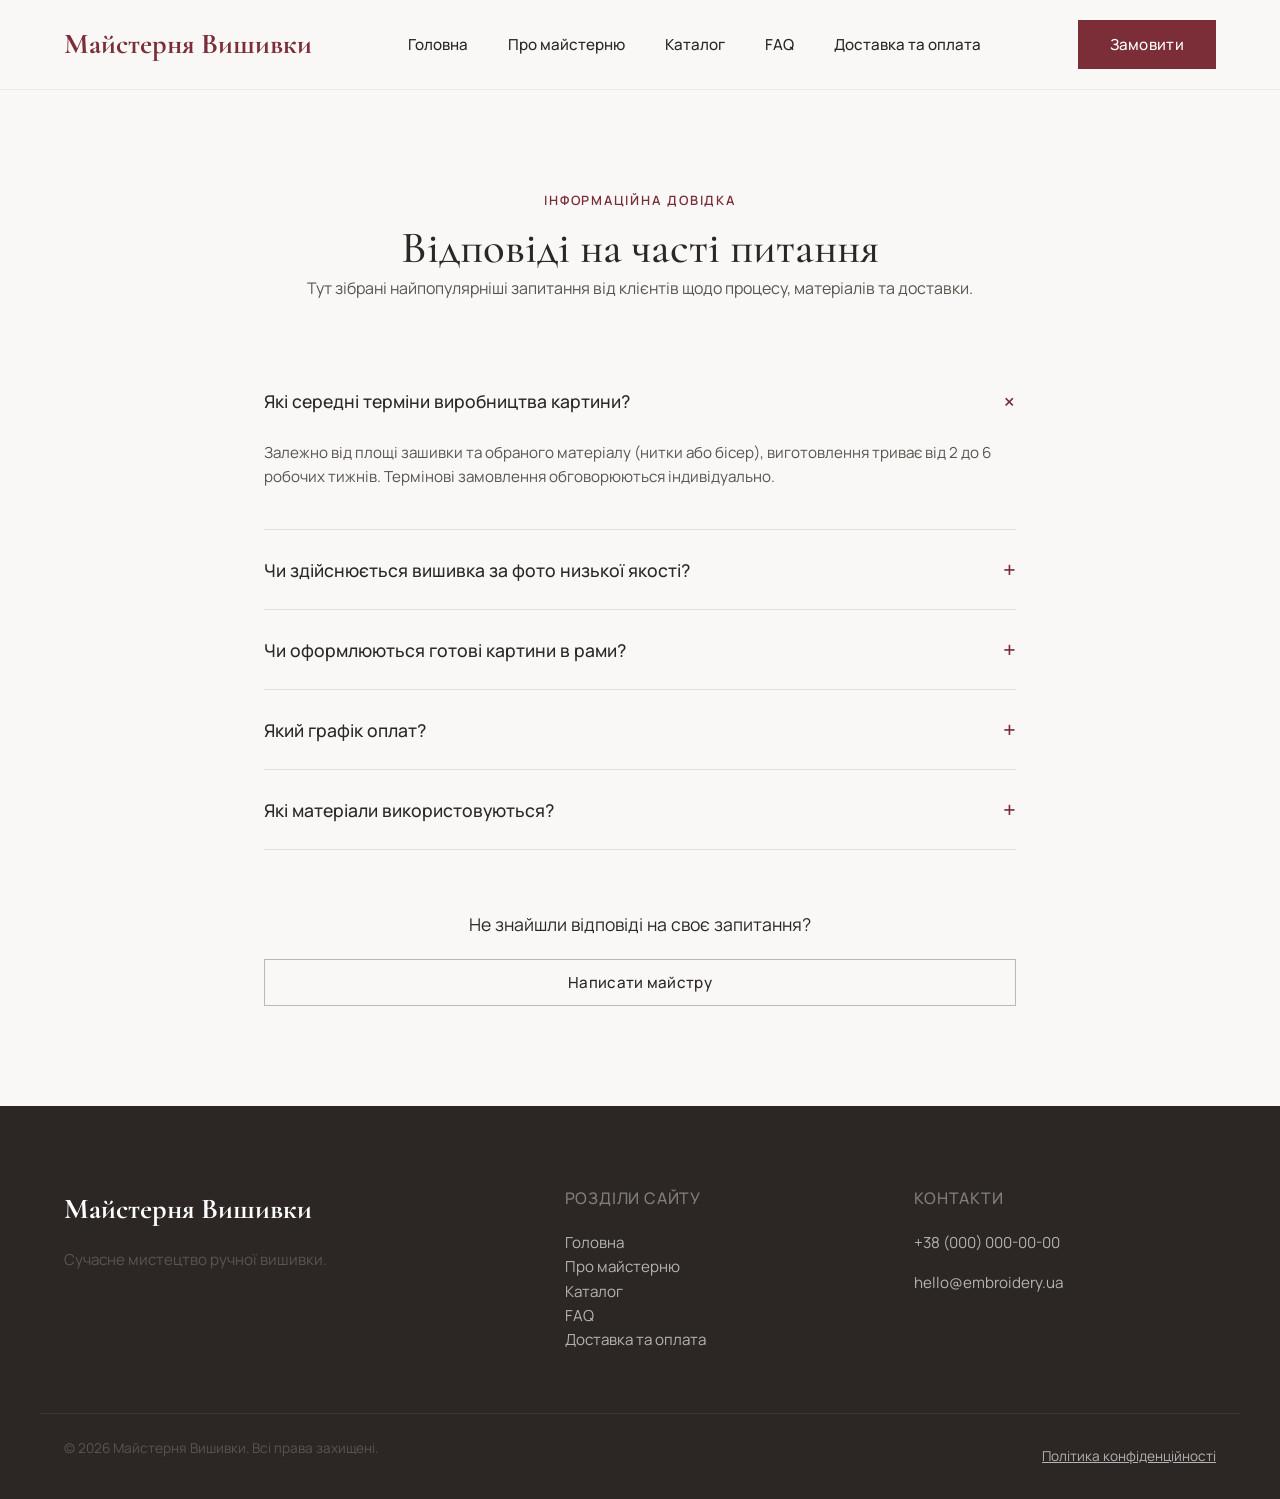
<file: faq.html>
<!DOCTYPE html>
<html lang="uk">
<head>
  <meta charset="UTF-8">
  <meta name="viewport" content="width=device-width, initial-scale=1.0">
  <title>Часті питання (FAQ) | Майстерня Вишивки</title>
  
  <link rel="preconnect" href="https://fonts.googleapis.com">
  <link rel="preconnect" href="https://fonts.gstatic.com" crossorigin>
  <link href="https://fonts.googleapis.com/css2?family=Cormorant+Garamond:wght@400;500;600;700&family=Manrope:wght@300;400;500;600&display=swap" rel="stylesheet">
  <link rel="stylesheet" href="style.css">
</head>
<body>

  <header class="site-header">
    <div class="container header-inner">
      <a href="index.html" class="logo">Майстерня Вишивки</a>
      
      <nav class="main-nav" id="main-nav">
        <ul class="nav-list">
          <li><a href="index.html" class="nav-link">Головна</a></li>
          <li><a href="about.html" class="nav-link">Про майстерню</a></li>
          <li><a href="catalog.html" class="nav-link">Каталог</a></li>
          <li><a href="faq.html" class="nav-link active">FAQ</a></li>
          <li><a href="delivery.html" class="nav-link">Доставка та оплата</a></li>
        </ul>
      </nav>

      <!-- Кнопка "Замовити", що відкриває модальне вікно -->
      <button class="btn btn-primary header-btn js-open-modal" data-product="Консультація">Замовити</button>
      <button class="burger-menu" id="burger-menu" aria-label="Відкрити меню">
        <span></span><span></span><span></span>
      </button>
    </div>
  </header>

  <main>
    <section class="info-section section-padding">
      <div class="container" style="max-width: 800px; margin: 0 auto;">
        
        <div class="section-header center fade-up">
          <span class="subtitle">Інформаційна довідка</span>
          <h2>Відповіді на часті питання</h2>
          <p>Тут зібрані найпопулярніші запитання від клієнтів щодо процесу, матеріалів та доставки.</p>
        </div>

        <div class="faq-accordion fade-up delay-1">
          
          <div class="accordion-item active">
            <button class="accordion-header">Які середні терміни виробництва картини?</button>
            <div class="accordion-content">
              <p>Залежно від площі зашивки та обраного матеріалу (нитки або бісер), виготовлення триває від 2 до 6 робочих тижнів. Термінові замовлення обговорюються індивідуально.</p>
            </div>
          </div>
          
          <div class="accordion-item">
            <button class="accordion-header">Чи здійснюється вишивка за фото низької якості?</button>
            <div class="accordion-content">
              <p>Майстриня проводить попередній аналіз зображення. Якщо деталізація критична, пропонуються варіанти цифрової реставрації макета перед початком вишивки.</p>
            </div>
          </div>

          <div class="accordion-item">
            <button class="accordion-header">Чи оформлюються готові картини в рами?</button>
            <div class="accordion-content">
              <p>Стандартно роботи відправляються без рам (на підрамнику або акуратним рулоном), щоб уникнути пошкоджень скла під час транспортування. Але за попередньою домовленістю можливий підбір та оформлення роботи в багетній майстерні.</p>
            </div>
          </div>

          <div class="accordion-item">
            <button class="accordion-header">Який графік оплат?</button>
            <div class="accordion-content">
              <p>Процес виробництва запускається після внесення 50% передоплати. Залишок суми оплачується після завершення роботи та надання вам детального фото/відео звіту готового виробу перед відправкою.</p>
            </div>
          </div>

          <div class="accordion-item">
            <button class="accordion-header">Які матеріали використовуються?</button>
            <div class="accordion-content">
              <p>У роботі використовуються виключно преміальні матеріали: французьке муліне (DMC), чеський калібрований бісер (Preciosa) та натуральні лляні або бавовняні основи високої щільності.</p>
            </div>
          </div>

        </div>

        <!-- Кнопка "Написати майстру", яка викликає модальне вікно -->
        <div class="center fade-up delay-2" style="margin-top: 60px;">
          <p style="margin-bottom: 20px; font-size: 1.1rem; color: var(--text-color);">Не знайшли відповіді на своє запитання?</p>
          <button class="btn btn-outline js-open-modal" data-product="Запит з FAQ сторінки (не знайшли відповідь)">Написати майстру</button>
        </div>

      </div>
    </section>
  </main>

  <footer class="site-footer">
    <div class="container footer-container">
      <div class="footer-brand">
        <span class="logo">Майстерня Вишивки</span>
        <p>Сучасне мистецтво ручної вишивки.</p>
      </div>
      <div class="footer-links">
        <h4>Розділи сайту</h4>
        <ul>
          <li><a href="index.html">Головна</a></li>
          <li><a href="about.html">Про майстерню</a></li>
          <li><a href="catalog.html">Каталог</a></li>
          <li><a href="faq.html">FAQ</a></li>
          <li><a href="delivery.html">Доставка та оплата</a></li>
        </ul>
      </div>
      <div class="footer-contacts">
        <h4>Контакти</h4>
        <p><a href="tel:+380000000000">+38 (000) 000-00-00</a></p>
        <p><a href="mailto:hello@embroidery.ua">hello@embroidery.ua</a></p>
      </div>
    </div>
    <div class="footer-bottom container" style="display: flex; justify-content: space-between; align-items: center; flex-wrap: wrap;">
      <p>&copy; 2026 Майстерня Вишивки. Всі права захищені.</p>
      <a href="privacy.html" style="font-size: 0.85rem; text-decoration: underline;">Політика конфіденційності</a>
    </div>
  </footer>

  <!-- Спільне модальне вікно для всіх кнопок -->
  <div class="modal-overlay" id="order-modal" aria-hidden="true">
    <div class="modal-content">
      <button class="close-modal js-close-modal" aria-label="Закрити">&times;</button>
      <h2 class="modal-title">Обговорити замовлення</h2>
      <form class="order-form" id="order-form">
        
        <div class="form-group">
          <label for="user-name">Ім'я</label>
          <input type="text" id="user-name" name="name" required>
        </div>
        
        <div class="form-group">
          <label for="user-contact">Телефон або Месенджер</label>
          <input type="text" id="user-contact" name="contact" required>
        </div>
        
        <div class="form-group">
          <label for="work-format">Матеріал виконання</label>
          <select id="work-format" name="format">
            <option value="thread">Преміальні нитки муліне</option>
            <option value="beads">Калібрований чеський бісер</option>
            <option value="mixed">Змішана техніка</option>
          </select>
        </div>

        <div class="form-group">
          <label for="work-size">Бажаний розмір полотна</label>
          <select id="work-size" name="size">
            <option value="13x18">13 × 18 см</option>
            <option value="15x21">15 × 21 см</option>
            <option value="20x30">20 × 30 см</option>
            <option value="30x40">30 × 40 см</option>
            <option value="custom">Інший розмір (обговорюється)</option>
          </select>
        </div>

        <div class="form-group">
          <label for="user-comment">Опис ідеї</label>
          <textarea id="user-comment" name="comment" rows="4"></textarea>
        </div>
        
        <button type="submit" class="btn btn-primary submit-btn" style="width: 100%;">Відправити заявку</button>
        <div class="form-message" id="form-message"></div>
      </form>
    </div>
  </div>

  <script src="script.js"></script>
</body>
</html>
</file>
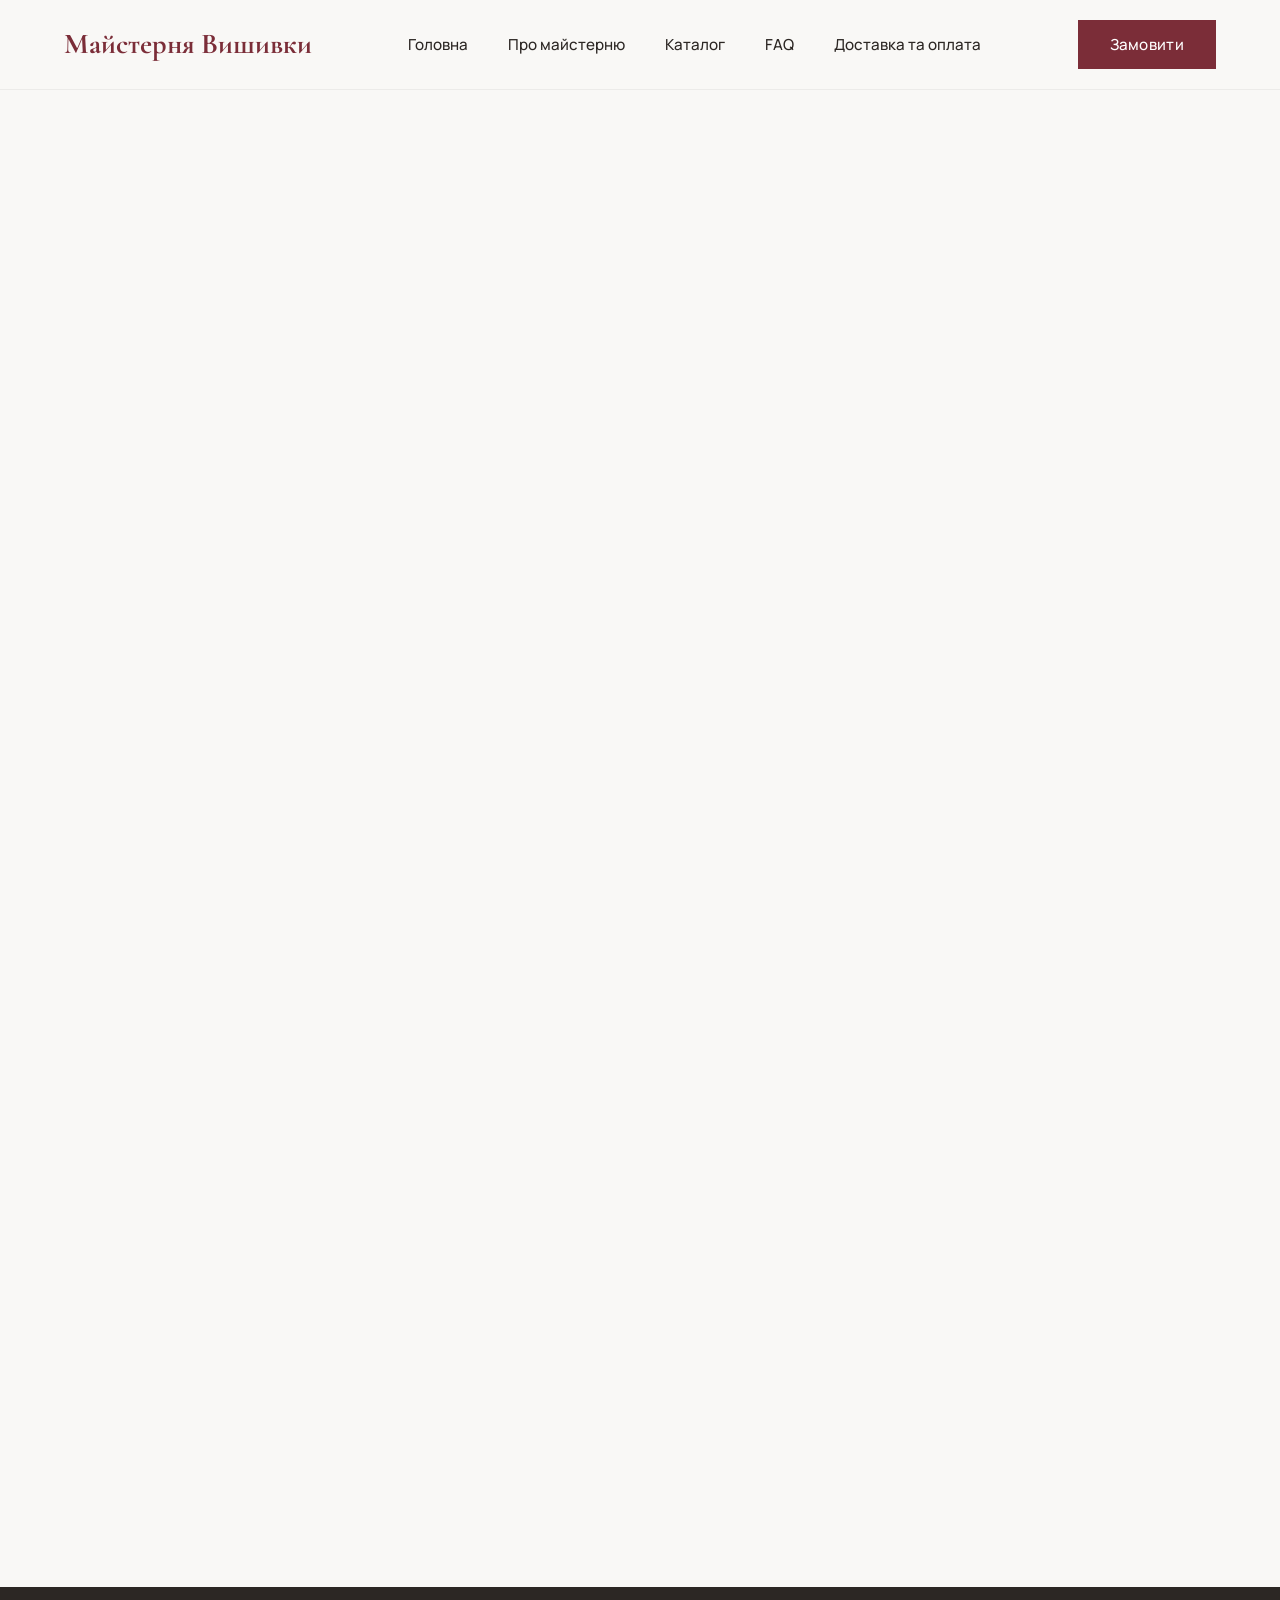
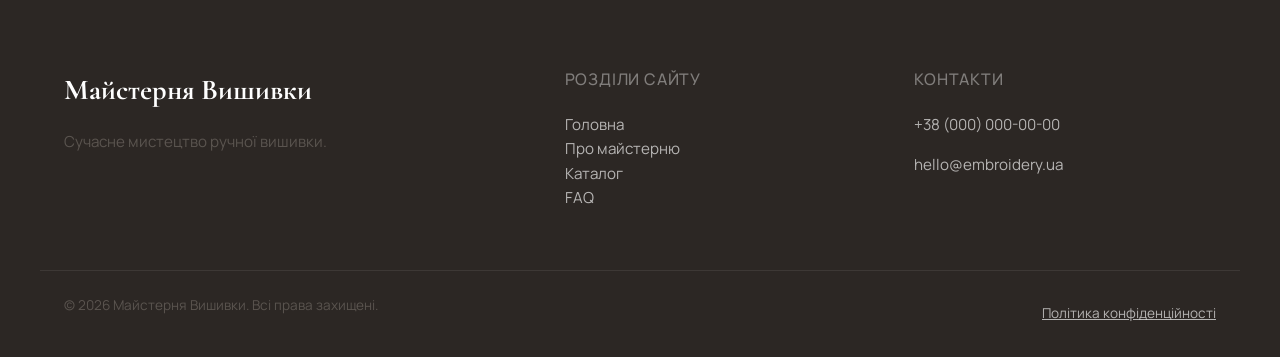
<file: privacy.html>
<!DOCTYPE html>
<html lang="uk">
<head>
  <meta charset="UTF-8">
  <meta name="viewport" content="width=device-width, initial-scale=1.0">
  <title>Політика конфіденційності | Майстерня Вишивки</title>
  
  <link rel="preconnect" href="https://fonts.googleapis.com">
  <link rel="preconnect" href="https://fonts.gstatic.com" crossorigin>
  <link href="https://fonts.googleapis.com/css2?family=Cormorant+Garamond:wght@400;500;600;700&family=Manrope:wght@300;400;500;600&display=swap" rel="stylesheet">
  <link rel="stylesheet" href="style.css">
</head>
<body>

  <header class="site-header">
    <div class="container header-inner">
      <a href="index.html" class="logo">Майстерня Вишивки</a>
      
      <nav class="main-nav" id="main-nav">
        <ul class="nav-list">
          <li><a href="index.html" class="nav-link">Головна</a></li>
          <li><a href="about.html" class="nav-link">Про майстерню</a></li>
          <li><a href="catalog.html" class="nav-link">Каталог</a></li>
          <li><a href="faq.html" class="nav-link">FAQ</a></li>
          <li><a href="delivery.html" class="nav-link">Доставка та оплата</a></li>
        </ul>
      </nav>

      <button class="btn btn-primary header-btn js-open-modal" data-product="Консультація">Замовити</button>
      <button class="burger-menu" id="burger-menu" aria-label="Відкрити меню">
        <span></span><span></span><span></span>
      </button>
    </div>
  </header>

  <main>
    <section class="privacy-page section-padding">
      <div class="container" style="max-width: 800px; margin: 0 auto;">
        <div class="section-header fade-up">
          <span class="subtitle">Правова інформація</span>
          <h2>Політика конфіденційності</h2>
        </div>
        
        <div class="text-content fade-up delay-1" style="color: var(--text-color); font-size: 1rem; line-height: 1.8;">
          <p>Ця Політика конфіденційності визначає порядок збору, використання та захисту персональних даних клієнтів. Компанія з повагою ставиться до конфіденційної інформації та вживає всіх необхідних заходів для її безпеки.</p>

          <h3 style="margin: 30px 0 15px; font-size: 1.3rem;">1. Збір персональних даних</h3>
          <p>Під час оформлення замовлення або заповнення контактних форм Компанія може збирати такі дані:</p>
          <ul style="list-style: disc; padding-left: 20px; margin-bottom: 15px;">
            <li>Ім'я та прізвище;</li>
            <li>Контактний номер телефону або ідентифікатор у месенджерах;</li>
            <li>Адреса електронної пошти;</li>
            <li>Адреса для здійснення доставки;</li>
            <li>Фотографії, ескізи та інші графічні матеріали, надані для створення індивідуального виробу.</li>
          </ul>

          <h3 style="margin: 30px 0 15px; font-size: 1.3rem;">2. Використання інформації</h3>
          <p>Зібрані дані використовуються Компанією виключно для таких цілей:</p>
          <ul style="list-style: disc; padding-left: 20px; margin-bottom: 15px;">
            <li>Обробка та виконання замовлень;</li>
            <li>Узгодження макетів, термінів та деталей виробництва;</li>
            <li>Організація логістики та доставки готових виробів;</li>
            <li>Надання клієнтської підтримки.</li>
          </ul>

          <h3 style="margin: 30px 0 15px; font-size: 1.3rem;">3. Передача даних третім особам</h3>
          <p>Компанія зобов'язується не передавати персональні дані клієнтів третім особам у комерційних цілях. Передача інформації можлива виключно логістичним партнерам (наприклад, поштовим операторам) в обсязі, необхідному для здійснення доставки замовлення.</p>

          <h3 style="margin: 30px 0 15px; font-size: 1.3rem;">4. Захист авторських прав та матеріалів</h3>
          <p>Усі фотографії та референси, надіслані клієнтами для розробки індивідуальних проєктів, вважаються конфіденційними. Компанія не публікує готові роботи, створені за особистими фотографіями клієнтів (наприклад, сімейні портрети), у публічному портфоліо без попередньої згоди замовника.</p>

          <h3 style="margin: 30px 0 15px; font-size: 1.3rem;">5. Права клієнтів</h3>
          <p>Клієнт має право в будь-який момент звернутися із запитом на видалення своїх персональних даних та наданих графічних матеріалів із баз Компанії після завершення співпраці. Запит можна надіслати за офіційними контактними даними.</p>
        </div>
      </div>
    </section>
  </main>

   <footer class="site-footer">
    <div class="container footer-container">
      <div class="footer-brand">
        <span class="logo">Майстерня Вишивки</span>
        <p>Сучасне мистецтво ручної вишивки.</p>
      </div>
      <div class="footer-links">
        <h4>Розділи сайту</h4>
        <ul>
          <li><a href="index.html">Головна</a></li>
          <li><a href="about.html">Про майстерню</a></li>
          <li><a href="catalog.html">Каталог</a></li>
          <li><a href="faq.html">FAQ</a></li>
        </ul>
      </div>
      <div class="footer-contacts">
        <h4>Контакти</h4>
        <p><a href="tel:+380000000000">+38 (000) 000-00-00</a></p>
        <p><a href="mailto:hello@embroidery.ua">hello@embroidery.ua</a></p>
      </div>
    </div>
   <div class="footer-bottom container" style="display: flex; justify-content: space-between; align-items: center; flex-wrap: wrap;">
      <p>&copy; 2026 Майстерня Вишивки. Всі права захищені.</p>
      <a href="privacy.html" style="font-size: 0.85rem; text-decoration: underline;">Політика конфіденційності</a>
    </div>
  </footer>

  <div class="modal-overlay" id="order-modal" aria-hidden="true">
    <div class="modal-content">
      <button class="close-modal js-close-modal" aria-label="Закрити">&times;</button>
      <h2 class="modal-title">Обговорити замовлення</h2>
      <form class="order-form" id="order-form">
        <div class="form-group">
          <label for="user-name">Ім'я</label>
          <input type="text" id="user-name" name="name" required>
        </div>
        <div class="form-group">
          <label for="user-contact">Телефон або Месенджер</label>
          <input type="text" id="user-contact" name="contact" required>
        </div>
        <div class="form-group">
          <label for="work-format">Матеріал виконання</label>
          <select id="work-format" name="format">
            <option value="thread">Преміальні нитки муліне</option>
            <option value="beads">Калібрований чеський бісер</option>
            <option value="mixed">Змішана художня техніка</option>
          </select>
        </div>
        <div class="form-group">
          <label for="user-comment">Опис ідеї</label>
          <textarea id="user-comment" name="comment" rows="4"></textarea>
        </div>
        <button type="submit" class="btn btn-primary submit-btn">Відправити заявку</button>
        <div class="form-message" id="form-message"></div>
      </form>
    </div>
  </div>
</file>
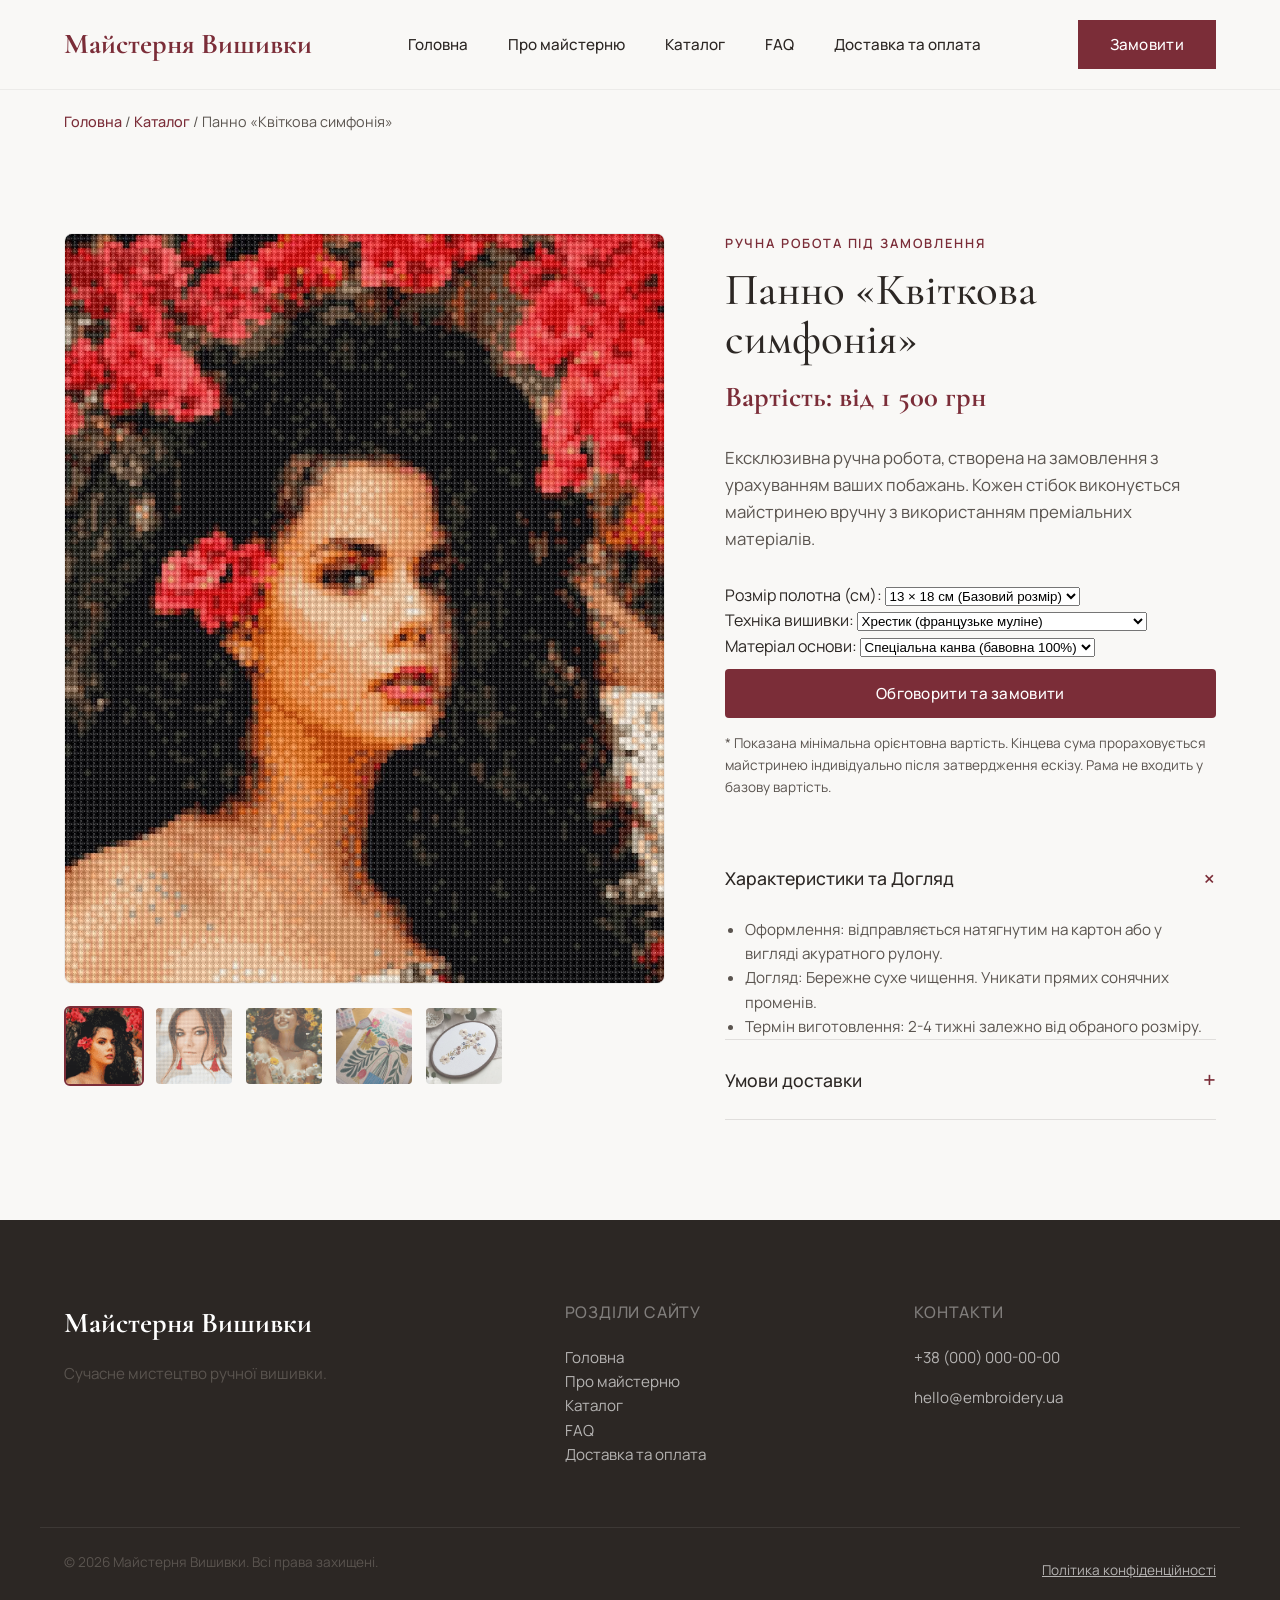
<file: product.html>
<!DOCTYPE html>
<html lang="uk">
<head>
  <meta charset="UTF-8">
  <meta name="viewport" content="width=device-width, initial-scale=1.0">
  <meta name="googlebot-image" content="noindex">
  <title>Панно «Квіткова симфонія» | Майстерня Вишивки</title>
  
  <link rel="preconnect" href="https://fonts.googleapis.com">
  <link rel="preconnect" href="https://fonts.gstatic.com" crossorigin>
  <link href="https://fonts.googleapis.com/css2?family=Cormorant+Garamond:wght@400;500;600;700&family=Manrope:wght@300;400;500;600&display=swap" rel="stylesheet">
  <link rel="stylesheet" href="style.css">
</head>
<body>

  <header class="site-header">
    <div class="container header-inner">
      <a href="index.html" class="logo">Майстерня Вишивки</a>
      
      <nav class="main-nav" id="main-nav">
        <ul class="nav-list">
          <li><a href="index.html" class="nav-link">Головна</a></li>
          <li><a href="about.html" class="nav-link">Про майстерню</a></li>
          <li><a href="catalog.html" class="nav-link active">Каталог</a></li>
          <li><a href="faq.html" class="nav-link">FAQ</a></li>
          <li><a href="delivery.html" class="nav-link">Доставка та оплата</a></li>
        </ul>
      </nav>

      <button class="btn btn-primary header-btn js-open-modal" data-product="Консультація">Замовити</button>
      <button class="burger-menu" id="burger-menu" aria-label="Відкрити меню">
        <span></span><span></span><span></span>
      </button>
    </div>
  </header>

  <main>
    <!-- Хлібні крихти (Breadcrumbs) -->
    <div class="breadcrumbs container fade-up">
      <a href="index.html">Головна</a> / <a href="catalog.html">Каталог</a> / <span>Панно «Квіткова симфонія»</span>
    </div>

    <section class="single-product section-padding">
      <div class="container product-layout">
        
        <!-- Галерея зображень -->
        <div class="product-gallery fade-up delay-1">
          <div class="main-image">
            <img src="images/work-1.jpg" id="main-product-img" alt="Панно Квіткова симфонія - Головне фото">
          </div>
          <div class="thumbnail-list">
            <img src="images/work-1.jpg" class="thumbnail active" alt="Ракурс 1" onclick="changeImage(this)">
            <img src="images/work-2.jpg" class="thumbnail" alt="Ракурс 2 (Деталі)" onclick="changeImage(this)">
            <img src="images/work-3.jpg" class="thumbnail" alt="Ракурс 3 (В інтер'єрі)" onclick="changeImage(this)">
            <img src="images/work-4.jpg" class="thumbnail" alt="Ракурс 4 (Макро)" onclick="changeImage(this)">
            <img src="images/work-5.jpg" class="thumbnail" alt="Ракурс 5 (Оформлення)" onclick="changeImage(this)">
          </div>
        </div>

        <!-- Інформація про виріб -->
        <div class="product-info fade-up delay-2">
          <span class="subtitle">Ручна робота під замовлення</span>
          <h1 class="product-title">Панно «Квіткова симфонія»</h1>
          
          <!-- ОНОВЛЕНИЙ БЛОК ЦІНИ -->
          <div class="product-price">
            Вартість: від <span id="dynamic-price">1 500</span> грн
          </div>

          <div class="product-description">
            <p>Ексклюзивна ручна робота, створена на замовлення з урахуванням ваших побажань. Кожен стібок виконується майстринею вручну з використанням преміальних матеріалів.</p>
          </div>

          <!-- Форма вибору параметрів (калькулятор) -->
          <form class="product-options-form" id="product-options">
            
            <div class="option-group">
              <label for="calc-size">Розмір полотна (см):</label>
              <!-- У value вказана базова ціна для кожного розміру -->
              <select id="calc-size" name="size" onchange="calculatePrice()">
                <option value="1500" data-label="13 × 18 см">13 × 18 см (Базовий розмір)</option>
                <option value="1800" data-label="15 × 21 см">15 × 21 см</option>
                <option value="2500" data-label="20 × 30 см">20 × 30 см (А4)</option>
                <option value="3800" data-label="30 × 40 см">30 × 40 см (А3)</option>
              </select>
            </div>

            <div class="option-group">
              <label for="calc-technique">Техніка вишивки:</label>
              <!-- У value вказано коефіцієнт (відсоток), на який множиться базова ціна розміру -->
              <select id="calc-technique" name="technique" onchange="calculatePrice()">
                <option value="1" data-label="Хрестик (французьке муліне)">Хрестик (французьке муліне)</option>
                <option value="1.3" data-label="Художня гладь">Художня гладь (+30% до вартості)</option>
                <option value="1.4" data-label="Змішана (нитки + бісер)">Змішана техніка (+40% до вартості)</option>
                <option value="1.5" data-label="Повна зашивка бісером">Повна зашивка бісером (+50% до вартості)</option>
              </select>
            </div>

            <div class="option-group">
              <label for="calc-material">Матеріал основи:</label>
              <select id="calc-material" name="material">
                <option value="Канва (бавовна)">Спеціальна канва (бавовна 100%)</option>
                <option value="Натуральний льон">Натуральний льон</option>
                <option value="Габардин">Габардин (для бісеру)</option>
              </select>
            </div>

            <button type="button" class="btn btn-primary submit-btn js-open-modal-custom" style="width: 100%; margin-top: 10px;">Обговорити та замовити</button>
            <p class="form-microcopy" style="text-align: left; margin-top: 15px; font-size: 0.85rem;">* Показана мінімальна орієнтовна вартість. Кінцева сума прораховується майстринею індивідуально після затвердження ескізу. Рама не входить у базову вартість.</p>
          </form>

          <!-- Деталі виробу (Акордеон) -->
          <div class="faq-accordion" style="margin-top: 40px;">
            <div class="accordion-item active">
              <button class="accordion-header">Характеристики та Догляд</button>
              <div class="accordion-content" style="max-height: 500px;">
                <ul style="list-style: disc; padding-left: 20px; color: var(--text-light); font-size: 0.95rem;">
                  <li>Оформлення: відправляється натягнутим на картон або у вигляді акуратного рулону.</li>
                  <li>Догляд: Бережне сухе чищення. Уникати прямих сонячних променів.</li>
                  <li>Термін виготовлення: 2-4 тижні залежно від обраного розміру.</li>
                </ul>
              </div>
            </div>
            <div class="accordion-item">
              <button class="accordion-header">Умови доставки</button>
              <div class="accordion-content">
                <p>Доставка здійснюється Новою Поштою по території України. Міжнародна доставка (Nova) узгоджується індивідуально. Передоплата для початку роботи — 50%.</p>
              </div>
            </div>
          </div>

        </div>
      </div>
    </section>
  </main>

  <footer class="site-footer">
    <div class="container footer-container">
      <div class="footer-brand">
        <span class="logo">Майстерня Вишивки</span>
        <p>Сучасне мистецтво ручної вишивки.</p>
      </div>
      <div class="footer-links">
        <h4>Розділи сайту</h4>
        <ul>
          <li><a href="index.html">Головна</a></li>
          <li><a href="about.html">Про майстерню</a></li>
          <li><a href="catalog.html">Каталог</a></li>
          <li><a href="faq.html">FAQ</a></li>
          <li><a href="delivery.html">Доставка та оплата</a></li>
        </ul>
      </div>
      <div class="footer-contacts">
        <h4>Контакти</h4>
        <p><a href="tel:+380000000000">+38 (000) 000-00-00</a></p>
        <p><a href="mailto:hello@embroidery.ua">hello@embroidery.ua</a></p>
      </div>
    </div>
    <div class="footer-bottom container" style="display: flex; justify-content: space-between; align-items: center; flex-wrap: wrap;">
      <p>&copy; 2026 Майстерня Вишивки. Всі права захищені.</p>
      <a href="privacy.html" style="font-size: 0.85rem; text-decoration: underline;">Політика конфіденційності</a>
    </div>
  </footer>

  <!-- Модальне вікно -->
  <div class="modal-overlay" id="order-modal" aria-hidden="true">
    <div class="modal-content">
      <button class="close-modal js-close-modal" aria-label="Закрити">&times;</button>
      <h2 class="modal-title">Підтвердження запиту</h2>
      <form class="order-form" id="order-form">
        <div class="form-group">
          <label for="user-name">Ім'я</label>
          <input type="text" id="user-name" name="name" required>
        </div>
        <div class="form-group">
          <label for="user-contact">Телефон або Месенджер</label>
          <input type="text" id="user-contact" name="contact" required>
        </div>
        <div class="form-group">
          <label for="user-comment">Деталі вашого замовлення</label>
          <!-- Сюди JS автоматично підставить обрані розміри і техніку -->
          <textarea id="user-comment" name="comment" rows="5"></textarea>
        </div>
        <button type="submit" class="btn btn-primary submit-btn">Відправити майстрині</button>
        <div class="form-message" id="form-message"></div>
      </form>
    </div>
  </div>

  <script src="script.js"></script>
</body>
</html>
</file>
<file: style.css>
:root {
  --bg-color: #F9F8F6;
  --text-color: #2C2724;
  --text-light: #5A544F;
  --accent-color: #7B2D38;
  --accent-hover: #5A2028;
  --highlight-bg: #F0EBE1;
  --white: #FFFFFF;
  
  --font-serif: 'Cormorant Garamond', serif;
  --font-sans: 'Manrope', sans-serif;
  
  --transition: 0.4s cubic-bezier(0.25, 0.46, 0.45, 0.94);
}

* { box-sizing: border-box; margin: 0; padding: 0; }
html { scroll-behavior: smooth; }
body { font-family: var(--font-sans); background-color: var(--bg-color); color: var(--text-color); line-height: 1.6; font-size: 16px; overflow-x: hidden; }

h1, h2, h3, h4 { font-family: var(--font-serif); font-weight: 500; color: var(--text-color); }
h1 { font-size: clamp(2.5rem, 6vw, 4.2rem); line-height: 1.1; }
h2 { font-size: clamp(2rem, 4vw, 2.8rem); line-height: 1.2; }
h3 { font-size: 1.6rem; }
p { color: var(--text-light); margin-bottom: 1rem; }
a { color: inherit; text-decoration: none; transition: var(--transition); }
ul { list-style: none; }
button { font-family: inherit; cursor: pointer; border: none; background: none; }

.container { width: 100%; max-width: 1200px; margin: 0 auto; padding: 0 24px; }
.section-padding { padding: 100px 0; }
.center { text-align: center; }

.subtitle { display: block; font-size: 0.8rem; text-transform: uppercase; letter-spacing: 0.15em; color: var(--accent-color); font-weight: 600; margin-bottom: 12px; }
.section-header { margin-bottom: 60px; }

/* Buttons */
.btn { display: inline-block; padding: 14px 32px; font-size: 0.95rem; font-weight: 500; transition: var(--transition); letter-spacing: 0.02em; }
.btn-primary { background-color: var(--accent-color); color: var(--white); }
.btn-primary:hover { background-color: var(--accent-hover); transform: translateY(-2px); }
.btn-secondary { background-color: transparent; color: var(--text-color); border-bottom: 1px solid var(--text-color); padding: 14px 0; margin-left: 24px; }
.btn-secondary:hover { color: var(--accent-color); border-color: var(--accent-color); }
.btn-outline { border: 1px solid rgba(44, 39, 36, 0.3); color: var(--text-color); padding: 12px 24px; width: 100%; text-align: center; transition: all 0.3s ease; }
.btn-outline:hover { border-color: var(--accent-color); color: var(--white); background-color: var(--accent-color); }

/* Header */
.site-header { position: sticky; top: 0; z-index: 100; background-color: rgba(249, 248, 246, 0.95); backdrop-filter: blur(8px); border-bottom: 1px solid rgba(44, 39, 36, 0.06); padding: 20px 0; }
.header-inner { display: flex; justify-content: space-between; align-items: center; }
.logo { font-family: var(--font-serif); font-size: 1.8rem; font-weight: 700; color: var(--accent-color); }
.nav-list { display: none; gap: 40px; }
.nav-link { font-size: 0.95rem; font-weight: 500; }
.nav-link:hover { color: var(--accent-color); }
.header-btn { display: none; }

.burger-menu { display: flex; flex-direction: column; gap: 6px; width: 28px; z-index: 102; }
.burger-menu span { display: block; width: 100%; height: 2px; background-color: var(--text-color); transition: var(--transition); }
.burger-menu.active span:nth-child(1) { transform: translateY(8px) rotate(45deg); }
.burger-menu.active span:nth-child(2) { opacity: 0; }
.burger-menu.active span:nth-child(3) { transform: translateY(-8px) rotate(-45deg); }

.main-nav.active { position: fixed; top: 0; left: 0; width: 100%; height: 100vh; background-color: var(--bg-color); display: flex; align-items: center; justify-content: center; z-index: 101; }
.main-nav.active .nav-list { display: flex; flex-direction: column; align-items: center; gap: 32px; }
@media (min-width: 992px) { .burger-menu { display: none; } .nav-list { display: flex; } .header-btn { display: block; } }

/* Hero & About */
.hero-container { display: grid; gap: 48px; align-items: center; padding-top: 40px;}
.hero-image img, .about-image img { width: 100%; object-fit: cover; border-radius: 4px; }
.hero-image img { height: 55vh; }
.about-container { display: grid; gap: 48px; align-items: center; }
.about-image img { aspect-ratio: 4/5; }
@media (min-width: 992px) { .hero-container, .about-container { grid-template-columns: 1fr 1fr; gap: 80px; } .hero-image img { height: 75vh; } .about-image { order: -1; } }

/* Catalog Animations & Grid */
.catalog-grid { display: grid; grid-template-columns: 1fr; gap: 48px; }
.product-card { 
  display: flex; 
  flex-direction: column; 
  gap: 20px; 
  background: var(--white);
  padding: 16px;
  border-radius: 8px;
  box-shadow: 0 4px 20px rgba(0,0,0,0.03);
  transition: transform 0.4s ease, box-shadow 0.4s ease;
}

/* Анімація наведення миші на картку */
.product-card:hover {
  transform: translateY(-10px);
  box-shadow: 0 15px 35px rgba(123, 45, 56, 0.08);
}

.card-image { overflow: hidden; border-radius: 4px; }
.card-image img { width: 100%; aspect-ratio: 3/4; object-fit: cover; transition: transform 0.8s ease; }
.product-card:hover .card-image img { transform: scale(1.05); }

.card-title { font-size: 1.3rem; margin-bottom: 4px; }
.card-technique { font-size: 0.9rem; color: var(--text-light); margin-bottom: 16px; }

@media (min-width: 768px) { .catalog-grid { grid-template-columns: repeat(2, 1fr); } }
@media (min-width: 1024px) { .catalog-grid { grid-template-columns: repeat(3, 1fr); gap: 30px; } }

/* Animations Scroll Reveal */
.fade-up {
  opacity: 0;
  transform: translateY(40px);
  transition: opacity 0.8s ease-out, transform 0.8s ease-out;
}
.fade-up.visible {
  opacity: 1;
  transform: translateY(0);
}
.delay-1 { transition-delay: 0.2s; }
.delay-2 { transition-delay: 0.4s; }

/* Info & Accordion */
.info-container { display: grid; gap: 64px; }
.accordion-item { border-bottom: 1px solid rgba(44, 39, 36, 0.12); }
.accordion-header { width: 100%; text-align: left; padding: 24px 0; font-size: 1.1rem; color: var(--text-color); display: flex; justify-content: space-between; align-items: center; font-weight: 500; }
.accordion-header::after { content: '+'; font-size: 1.4rem; color: var(--accent-color); transition: var(--transition); }
.accordion-item.active .accordion-header::after { transform: rotate(45deg); }
.accordion-content { max-height: 0; overflow: hidden; transition: max-height 0.3s ease; }
.accordion-item.active .accordion-content { max-height: 500px; }
.accordion-content p { padding-bottom: 24px; font-size: 0.95rem; }
@media (min-width: 992px) { .info-container { grid-template-columns: 1fr 1fr; gap: 90px; } }

/* Footer */
.site-footer { background-color: var(--text-color); color: var(--white); padding: 80px 0 24px; font-size: 0.95rem; }
.site-footer a { color: rgba(255, 255, 255, 0.65); }
.site-footer a:hover { color: var(--white); }
.site-footer .logo { color: var(--white); display: inline-block; margin-bottom: 16px; }
.footer-container { display: grid; gap: 48px; margin-bottom: 60px; }
.footer-links h4, .footer-contacts h4 { font-family: var(--font-sans); font-size: 1rem; text-transform: uppercase; letter-spacing: 0.05em; margin-bottom: 20px; color: rgba(255, 255, 255, 0.4); }
.footer-bottom { text-align: center; border-top: 1px solid rgba(255, 255, 255, 0.08); padding-top: 24px; font-size: 0.85rem; color: rgba(255, 255, 255, 0.4); }
@media (min-width: 768px) { .footer-container { grid-template-columns: 1.5fr 1fr 1fr; } }

/* Modal Form */
.modal-overlay { position: fixed; top: 0; left: 0; width: 100%; height: 100%; background-color: rgba(44, 39, 36, 0.6); backdrop-filter: blur(5px); z-index: 1000; display: flex; align-items: center; justify-content: center; opacity: 0; visibility: hidden; transition: var(--transition); }
.modal-overlay.active { opacity: 1; visibility: visible; }
.modal-content { background-color: var(--highlight-bg); width: 100%; max-width: 500px; padding: 48px; position: relative; transform: translateY(30px); transition: var(--transition); border-radius: 8px; }
.modal-overlay.active .modal-content { transform: translateY(0); }
.close-modal { position: absolute; top: 20px; right: 24px; font-size: 2rem; color: var(--text-color); }

.form-group { margin-bottom: 20px; }
.form-group label { display: block; font-size: 0.85rem; text-transform: uppercase; margin-bottom: 6px; font-weight: 600; }
.form-group input, .form-group select, .form-group textarea { width: 100%; padding: 12px; border: 1px solid rgba(44, 39, 36, 0.2); border-radius: 4px; font-family: inherit; }
.form-group input:focus, .form-group select:focus, .form-group textarea:focus { outline: none; border-color: var(--accent-color); }
.submit-btn { width: 100%; margin-top: 10px; border-radius: 4px;}
.form-message { margin-top: 15px; text-align: center; font-weight: 500; }
.form-message.success { color: #2E7D32; }
.form-message.error { color: var(--accent-color); }

/* ================= Сторінка Доставка та Оплата (delivery.html) ================= */

.contacts-page {
  padding-bottom: 100px;
}

/* Сітка контактів (телефон, email, месенджери) */
.contacts-grid {
  display: grid;
  grid-template-columns: repeat(auto-fit, minmax(250px, 1fr));
  gap: 30px;
  text-align: center;
  margin-bottom: 60px;
}

.contact-item h3 {
  font-family: var(--font-sans);
  font-size: 1.1rem;
  margin-bottom: 12px;
  text-transform: uppercase;
  letter-spacing: 0.05em;
  color: var(--accent-color);
}

.contact-item p { 
  margin-bottom: 5px; 
  font-size: 1.05rem; 
}

/* Картки Доставка і Оплата */
.info-cards-wrapper {
  display: flex;
  flex-direction: column;
  gap: 30px;
  max-width: 900px;
  margin: 0 auto 60px;
}

.info-card {
  display: flex;
  gap: 24px;
  background-color: var(--white);
  padding: 35px;
  border-radius: 12px;
  box-shadow: 0 4px 20px rgba(0, 0, 0, 0.03);
  border: 1px solid rgba(44, 39, 36, 0.06);
  transition: transform 0.3s ease, box-shadow 0.3s ease;
}

.info-card:hover {
  transform: translateY(-5px);
  box-shadow: 0 10px 30px rgba(123, 45, 56, 0.08);
  border-color: rgba(123, 45, 56, 0.15);
}

.info-icon {
  flex-shrink: 0;
  width: 64px;
  height: 64px;
  background-color: var(--highlight-bg); /* Світло-молочний фон іконки */
  border-radius: 16px;
  display: flex;
  align-items: center;
  justify-content: center;
  color: var(--accent-color); /* Бордовий колір іконки */
}

.info-icon svg { 
  width: 32px; 
  height: 32px; 
}

.info-content h3 {
  font-family: var(--font-sans);
  font-size: 1.4rem;
  font-weight: 600;
  margin-bottom: 16px;
  color: var(--text-color);
}

.info-content p {
  font-size: 0.95rem; 
  line-height: 1.6; 
  margin-bottom: 12px; 
  color: var(--text-light);
}

.info-content p:last-child { 
  margin-bottom: 0; 
}

.info-content strong { 
  color: var(--text-color); 
  font-weight: 600; 
}

/* Форма на сторінці Доставка та Оплата */
.inline-form {
  max-width: 600px;
  margin: 0 auto;
  background: var(--white);
  padding: 40px;
  border-radius: 8px;
  box-shadow: 0 4px 20px rgba(0, 0, 0, 0.03);
  border: 1px solid rgba(44, 39, 36, 0.06);
}

/* Адаптивність для телефонів */
@media (max-width: 768px) {
  .info-card { 
    flex-direction: column; 
    gap: 20px; 
    padding: 24px; 
  }
  .info-icon { 
    width: 54px; 
    height: 54px; 
  }
  .info-icon svg { 
    width: 28px; 
    height: 28px; 
  }
  .inline-form {
    padding: 24px;
  }
}
/* Ціна у картках каталогу */
.card-price {
  font-size: 1.1rem;
  font-weight: 700;
  color: var(--accent-color);
  margin-top: -10px;
  margin-bottom: 20px;
}

.card-technique {
  margin-bottom: 5px !important;
}

/* ================= Сторінка окремого виробу (product.html) ================= */

.breadcrumbs {
  padding: 20px 24px 0;
  font-size: 0.9rem;
  color: var(--text-light);
}

.breadcrumbs a {
  color: var(--accent-color);
  font-weight: 500;
}

.product-layout {
  display: grid;
  gap: 40px;
}

@media (min-width: 992px) {
  .product-layout {
    grid-template-columns: 1.1fr 0.9fr;
    gap: 60px;
    align-items: start;
  }
}

/* Галерея */
.product-gallery {
  display: flex;
  flex-direction: column;
  gap: 15px;
}

.main-image img {
  width: 100%;
  aspect-ratio: 4/5;
  object-fit: cover;
  border-radius: 8px;
  border: 1px solid rgba(44, 39, 36, 0.06);
}

.thumbnail-list {
  display: flex;
  gap: 10px;
  overflow-x: auto;
  padding-bottom: 5px;
}

.thumbnail-list::-webkit-scrollbar {
  height: 6px;
}
.thumbnail-list::-webkit-scrollbar-thumb {
  background: rgba(44, 39, 36, 0.2);
  border-radius: 4px;
}

.thumbnail {
  width: 80px;
  height: 80px;
  object-fit: cover;
  border-radius: 6px;
  cursor: pointer;
  border: 2px solid transparent;
  transition: var(--transition);
  opacity: 0.7;
}

.thumbnail:hover {
  opacity: 1;
}

.thumbnail.active {
  border-color: var(--accent-color);
  opacity: 1;
}

/* Інфо про виріб */
.product-title {
  font-size: clamp(2rem, 4vw, 2.8rem);
  margin-bottom: 10px;
}

.product-price {
  font-size: 1.8rem;
  font-weight: 700;
  color: var(--accent-color);
  margin-bottom: 25px;
  font-family: var(--font-serif);
}

.product-description p {
  font-size: 1.05rem;
  margin-bottom: 30px;
}
/* Посилання "Детальніше" у картках */
.details-link {
  display: inline-block;
  margin-bottom: 15px;
  color: var(--accent-color);
  font-weight: 600;
  font-size: 0.95rem;
  text-decoration: none;
  transition: var(--transition);
}

.details-link:hover {
  text-decoration: underline;
  text-underline-offset: 4px;
}

/* Hover-ефект для заголовку картки */
.card-title {
  transition: color 0.3s ease;
}

.product-card:hover .card-title {
  color: var(--accent-color);
}
</file>
